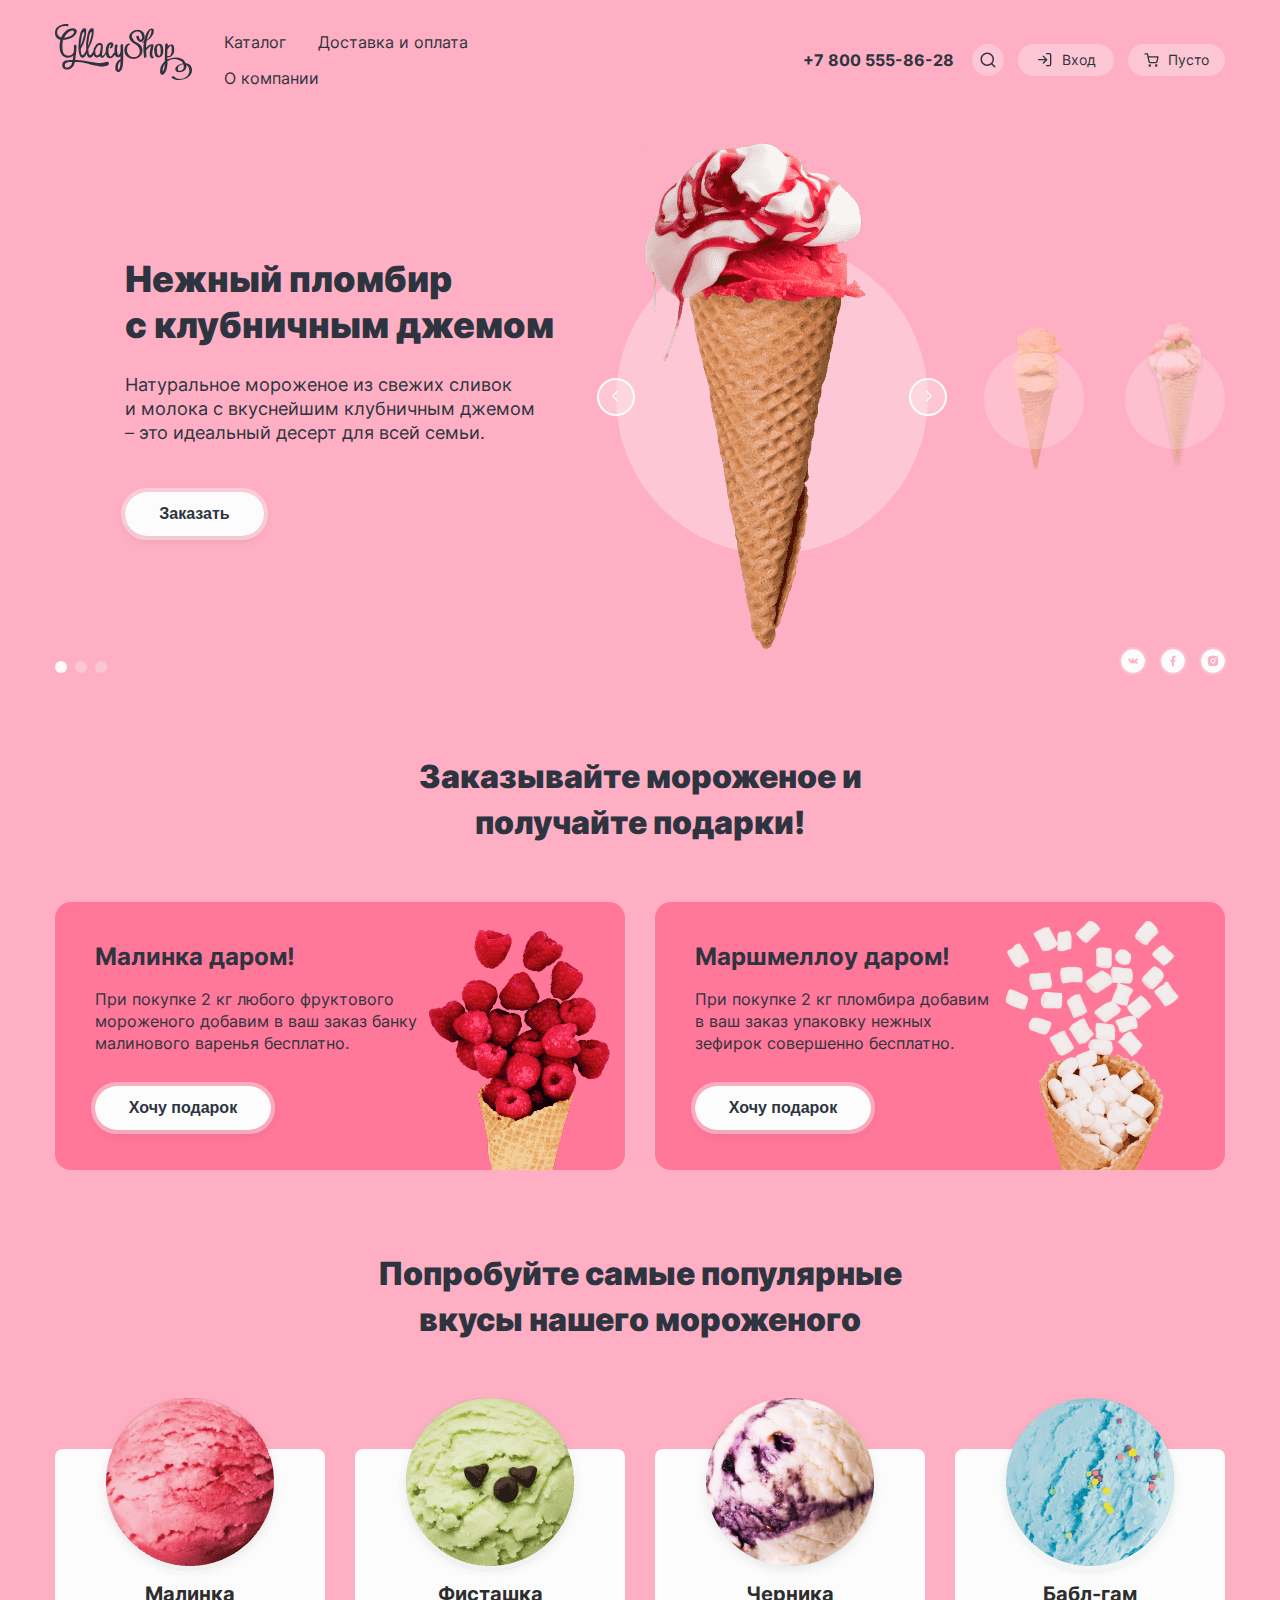
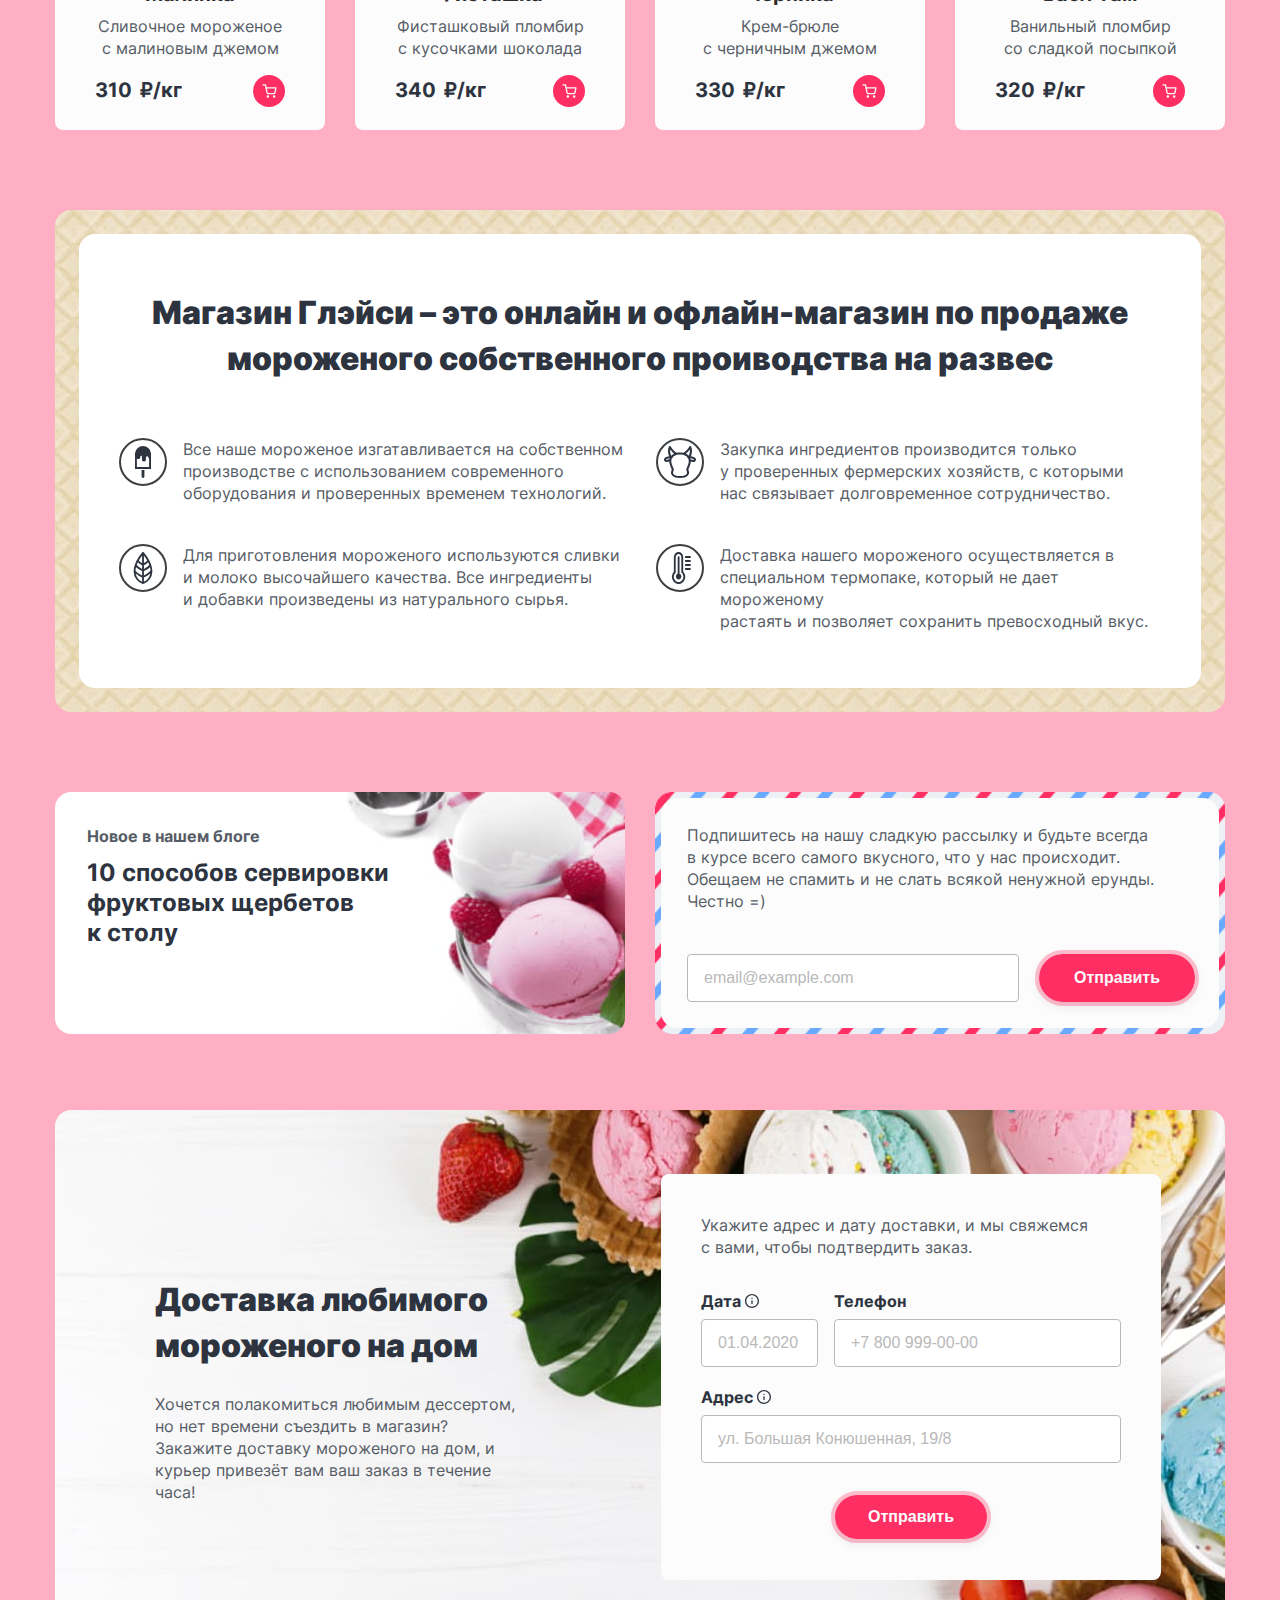
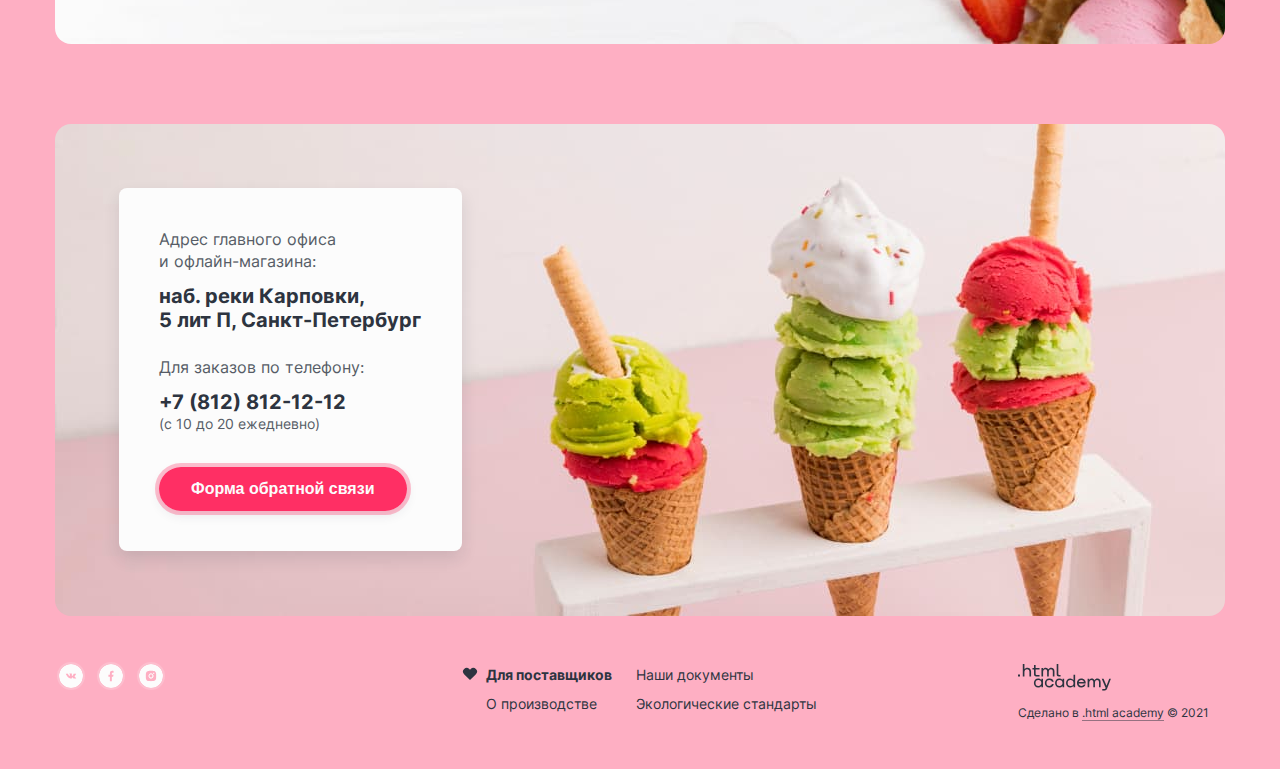
<file: index.html>
<!DOCTYPE html>
<html lang="ru">

<head>
  <meta charset="UTF-8">
  <meta http-equiv="X-UA-Compatible" content="IE=edge">
  <meta name="viewport" content="width=device-width, initial-scale=1.0">
  <title>HTML Academy: Глейси</title>
  <link rel="icon" type="img/png" sizes="32x32" href="./images/favicon.png">
  <link rel="stylesheet" href="styles/styles.css">
</head>

<body class="body-background-pink">
  <header class="page-header">
    <div class="container header-container">
      <a class="header-logo-link">
        <svg class="header-logo-image" width="137" height="56" fill="none" xmlns="http://www.w3.org/2000/svg" role="img"
          aria-label="Логотип магазина Глейси">
          <path
            d="M52.79 37.76a3.43 3.43 0 0 0-1.91.33s-2.68 2.26-15.89-.34c-9.71-1.92-14.76-1.72-14.76-1.72s1.63-11.24 1.18-14.38a.9.9 0 0 0-.3-.6.89.89 0 0 0-.63-.22c-.97 0-1.56.38-1.56.9a43 43 0 0 1-.22 6.36 5.38 5.38 0 0 1-5.5 3.53c-4.23-.3-5.12-3.37-5.5-5.47-.36-2.1-.58-7.94.53-10.33 0 0 6.38.22 10.39-3.23 4-3.45 3.75-6.44 1.86-7.71-1.9-1.28-6.34-1.06-9.75 2.09a17.41 17.41 0 0 0-4.53 6.3s-5-1.09-3.86-6.37c1.22-5.52 8.69-4.87 8.69-4.87 1.56.3 1.63.45 2.15-.08.51-.52.89-1.87-1.56-1.95C9.17-.08 1.82 1.15.42 6.07c-1.5 5.24 1.27 8.99 5 9.57 0 0-2.04 9.08.48 13.58a7.97 7.97 0 0 0 7.66 4.42c1.47 0 4.07-.83 4.8-2.02 0 0-.34 3.22-.63 4.38 0 0-6.18-.08-8.12.9-3.28 1.76-2.6 5.86-1.33 7.32 1.07 1.24 4.28 1.91 6.6.8a8.87 8.87 0 0 0 4.95-6.91 35 35 0 0 1 11.15 1.22c5.5 1.65 13.15 3.2 15.44 3.2 2.3 0 7.13-.67 7.42-2.6.16-1.27-.31-1.94-1.05-2.17ZM14.12 7.72s2.92-2.25 4.32-.85a1.94 1.94 0 0 1 .08 2.54c-.59.77-2.14 3.21-9.5 4.43 0 0 2.32-4.1 5.1-6.12Zm.24 34.97s-4.03 2.22-4.45-.79a2.86 2.86 0 0 1 1.46-3.24c.7-.35 1.66-.8 5.86-.64a5.72 5.72 0 0 1-2.87 4.67Z"
            fill="#2D3440" />
          <path
            d="M65.51 21.33v6.19c-.07.82-.33 1.6-.76 2.28a5 5 0 0 1-1.05 1.32c-.47.42-.79-.5-.96-.9-1.24-2.61-.64-6.12-.16-8.86.22-1.31-2.42-.97-2.62.2a26.7 26.7 0 0 0-.5 7.1 1.65 1.65 0 0 0-1.18.67c-.46.98-1.79 4.23-3.41 2.93-1.18-.9-1.3-3.37-1.43-4.74a14 14 0 0 1 .73-5.63c-.05.15 1.02-2.54 1.49-1.54a3.3 3.3 0 0 1-.55 2.82c-1.4 1.06.78 1.5 1.62.85 1.6-1.21 2.68-5.13-.06-5.6-3.09-.52-4.84 2.63-5.5 5.13a16.5 16.5 0 0 0-.44 4.38c-.42.76-1.87 3.18-2.71 3.6-1 .52-.98-.2-.95-.68.04-.46.48-4.63.73-7.43a5.23 5.23 0 0 0-.45-3.28c-.38-.78-3.56-2.54-6.36.75a10.75 10.75 0 0 0-2.74 6.3 34 34 0 0 1-.63 1.22c-1.34 2.47-3.02 3.51-3.62 1.8-.6-1.8-.82-3.69-.66-5.57a34.78 34.78 0 0 0 4.5-10.56c1.34-5.99 1.09-8.96.37-9.47-.73-.5-3.79-1.74-5.63 5.62a48.41 48.41 0 0 0-1.42 16.08c-.28.6-.64 1.34-1.1 2.18-1.33 2.47-3 3.51-3.6 1.8-.6-1.8-.81-3.69-.64-5.57a34.78 34.78 0 0 0 4.5-10.56c1.39-6.07 1.11-9.04.39-9.55-.72-.5-3.79-1.74-5.62 5.62s-2.2 15.4-.45 20.79c0 0 .97 3.03 2.77 2.8 1.48-.18 3.25-1.65 4.3-4.4.11.54.26 1.07.43 1.6 0 0 .96 3.03 2.76 2.8 1.22-.14 2.67-1.18 3.69-3.07.63 1.65 2 3 3.75 2.7 2.37-.43 2.86-1.73 2.86-1.73s-.04 2.14 1.48 2.14c1.36 0 2.43-.8 3.5-2.84l.7-1.34c.3 1.94 1.1 3.65 2.67 4.35 2.67 1.16 5-1.06 6.37-3.25a3.88 3.88 0 0 0 2.2 2.36 3.3 3.3 0 0 0 3.36-.84v3.16c-.49-.02-.97.11-1.38.38a10.52 10.52 0 0 0-3.73 9.46 2.92 2.92 0 0 0 1.47 2.3 2.86 2.86 0 0 0 2.72.04c2.76-1.2 3.18-5.39 3.41-7.94.56-6.14.13-12.53.13-18.69 0-1.13-2.59-.6-2.59.32ZM26.93 11.27c.62-2.39 1.19-3.34 1.78-3.34.6 0 .83.64.41 2.7-.77 3.95-2 7.8-3.64 11.46 0 0 .84-8.43 1.45-10.82Zm7.5 0c.61-2.39 1.18-3.34 1.74-3.34.55 0 .83.64.41 2.7-.41 2.06-1.78 7.75-3.64 11.46 0 0 .9-8.43 1.49-10.82Zm11.45 11.2c-.07.53-.4 3.86-.89 5.66-.48 1.8-.81 2.44-2.25 3.06-1.44.62-2.17-1.28-2.17-1.28-1.03-2.88.34-5.4 1.48-7.12 1.14-1.73 2.3-1.88 2.95-1.8a1.2 1.2 0 0 1 .9 1c.03.17.02.33-.02.49Zm19.56 16.19a16.4 16.4 0 0 1-1.4 7.02c-.63.12-.9-.11-1.1-1.12a9.73 9.73 0 0 1 0-2.92 8.11 8.11 0 0 1 2.47-4.63c.04.57.04 1.12.03 1.65Zm16.74-19.87a9.6 9.6 0 0 1-5.08-5.4c-1.14-3.43 2.6-5.96 5.58-5.8 2.98.14 4.58 3.25 4.45 6.02-.05.98-.66 3.2-1.87 2.04a5.74 5.74 0 0 1-1.39-3.26c-.17-1.09-2.76-.44-2.58.7.52 3.3 4.03 6.91 7.04 3.47A6.63 6.63 0 0 0 86 6.46a9.04 9.04 0 0 0-11.15 3.9c-2.43 4.36 2.44 8.62 5.9 10.17 5.55 3 5.75 12.63-1.62 12.7a7.38 7.38 0 0 1-6.85-5.05c-.5-1.5-.25-6.78 1.78-7.19 1.61-.31 1.18-1.8-.4-1.52-3.3.65-4.52 4.96-4.2 7.97.52 4.8 4.97 7.49 9.46 7.45a8.47 8.47 0 0 0 5.5-1.83 8.61 8.61 0 0 0 3.08-4.96 8.47 8.47 0 0 0-1-5.62c-.96-1.7-2.5-3-4.32-3.69Z"
            fill="#2D3440" />
          <path
            d="M98.73 33.07c-2.54-1.4-1.09-6.8-.7-8.88.24-1.34 1.37-3.4-.44-3.86-2.13-.52-4.66 1.52-6.49 3.47 0-2.25.17-4.5.5-6.73a13.94 13.94 0 0 0 6.39-6.64c1.16-2.34 1.72-7.19-2.2-5.77-3.55 1.26-4.77 5.4-5.89 8.71-.42 1.28-.74 2.6-.97 3.93a14 14 0 0 1-1.08.4c-1.48.46-1.29 1.26.2.8l.73-.24c-.71 5.04-.23 10.33.22 15.28 0 .49 2.67 0 2.58-.7-.2-2.21-.37-4.42-.44-6.62.22-.06.4-.18.56-.35a20.15 20.15 0 0 1 3.56-3.53l.41-.3c.6-.48.71-.49.34 0-.14.85-.32 1.7-.55 2.54-.5 2.7-1.9 7.99 1.2 9.69.66.34 3.06-.67 2.07-1.2ZM92.95 11.4c.27-.8.64-1.59.98-2.36.42-.97 1.54-4.29 2.35-2.7.65 1.27-.38 3.34-.83 4.56a10.68 10.68 0 0 1-3.56 4.76c.26-1.44.61-2.86 1.06-4.26Z"
            fill="#2D3440" />
          <path
            d="M108.3 26.77c0-2.95-.33-6.75-3.83-7.06-3.84-.35-5.34 3.7-5.4 6.73a.53.53 0 0 0 .32.51c0 2.83.67 6.53 4.01 6.47 3.72-.06 4.9-3.34 4.9-6.65Zm-4.45 4.93c-2.18-.9-1.98-4.68-1.84-6.51a.49.49 0 0 0-.21-.48c.27-1.8.96-4.49 2.55-3.15 1.26 1.1 1.29 3.73 1.35 5.25.05 1.06-.08 5.55-1.84 4.89h-.01Zm32.5 11.3c-1-2.6-3.2-3.6-5.6-3.7a10.1 10.1 0 0 0-1.01-1.88c-3.48-5.2-11.75-4.49-17.35-1.8 0-.81-.08-1.63-.11-2.45a6.46 6.46 0 0 0 5.8-2.7c1.48-2.14 1.27-5.95.68-8.36-.55-2.27-2.74-1.86-4.39-1.1-.6.28-1.16.66-1.66 1.12 0-.6.1-1.2.15-1.8.1-1.38-2.53-1.03-2.62.2-.41 5.56-.27 11.1-.4 16.66a13.26 13.26 0 0 0-4.77 10.87c0 2.04 1.72 3.6 3.56 2.14 2.57-2 3.36-5.96 3.71-9 .15-1.34.2-2.7.14-4.06a12.38 12.38 0 0 1 13.54-.1 6.23 6.23 0 0 1 2.02 2.43c-1.42.26-2.8.7-4.11 1.33-1.53.74-3.79 2.48-3.68 4.44a2.71 2.71 0 0 0 2.04 2.7.8.8 0 0 0 .25.07c5.47.9 9.54-2.36 8.76-6.95 2.67 1.46 3.66 4.86 2.71 7.78-2.13 6.56-10.32 8.03-15.09 3.64-.52-.47-2.84.52-2.43.9 6.9 6.35 24.06.48 19.86-10.38Zm-26.66-1.6a14.05 14.05 0 0 1-1.02 4.63c-.22.5-.46.97-.72 1.43 0 0-.23.06-.28-.64 0-2.52.72-4.99 2.09-7.1l-.07 1.69Zm2.78-16.05a.7.7 0 0 0 .14-.15 12.8 12.8 0 0 1 1.69-2.26c.47-.53 1-1 1.61-1.36.29.14.58.9.69 1.91.27 2.5.39 9.08-3.51 8.46-.3-.01-.6.04-.9.15 0-2.28.12-4.51.28-6.75Zm11.65 21.34h-.05c-1.5-.36-1.34-1.8-1.14-2.77.43-2.27 3.18-3.5 5.44-3.6 1.15 3.24.26 7.12-4.25 6.37Z"
            fill="#2D3440" />
        </svg>
      </a>
      <nav class="navigation">
        <ul class="navigation-list">
          <li class="navigation-item">
            <!-- при открытии поповера добавить класс menu-link-popover к <a> -->
            <a class="navigation-link " href="catalog.html">Каталог</a>
            <!-- добавить класс popover-open к <div> для открытия поповера -->
            <div class="popover popover-catalog">
              <div class="popover-content">
                <ul class="popover-catalog-list">
                  <li class="popover-catalog-item">
                    <a class="popover-catalog-link popover-catalog-link-new" href="#">Новинки</a>
                  </li>
                  <li class="popover-catalog-item">
                    <a class="popover-catalog-link" href="#">Сливочное</a>
                  </li>
                  <li class="popover-catalog-item">
                    <a class="popover-catalog-link popover-link-selected" href="#">Щербеты</a>
                  </li>
                  <li class="popover-catalog-item">
                    <a class="popover-catalog-link" href="#">Фруктовый лед</a>
                  </li>
                  <li class="popover-catalog-item">
                    <a class="popover-catalog-link" href="#">Мелорин</a>
                  </li>
                </ul>
              </div>
            </div>
          </li>
          <li class="navigation-item">
            <a class="navigation-link" href="#">Доставка и оплата</a>
          </li>
          <li class="navigation-item">
            <a class="navigation-link" href="#">О компании</a>
          </li>
        </ul>
      </nav>
      <a class="header-phone-link" href="tel:78005558628">+7 800 555-86-28</a>
      <ul class="menu-user-list">
        <li class="menu-user-item">
          <!-- при открытии поповера добавить класс menu-link-popover к <a> -->
          <a class="menu-user-link menu-user-search" href="#">
            <span class="visually-hidden">Поиск</span>
          </a>
          <!-- добавить класс popover-open к <div> для открытия поповера -->
          <div class="popover popover-search">
            <form class="popover-search-form" action="https://echo.htmlacademy.ru/" method="get">
              <label class="visually-hidden popover-search-label">Поиск по сайту</label>
              <input class="popover-search-input" type="text" name="popover-search" placeholder="Поиск по сайту">
              <button class="popover-search-button-clean" type="button">
                <span class="visually-hidden">Закрыть</span>
              </button>
            </form>
          </div>
        </li>
        <li class="menu-user-item">
          <!-- при открытии поповера добавить класс menu-link-popover к <a> -->
          <a class="menu-user-link menu-user-login" href="#">Вход</a>
          <!-- добавить класс popover-open к <div> для открытия поповера -->
          <div class="popover popover-login">
            <div class="popover-content-cart">
              <form class="popover-login-form" action="https://echo.htmlacademy.ru/" method="post">
                <h2 class="popover-login-title">Личный кабинет</h2>
                <label class="visually-hidden popover-login-label">Email</label>
                <input class="popover-login-email" type="email" name="popover-email" placeholder="email@example.com">
                <label class="visually-hidden popover-login-label">Введите пароль</label>
                <input class="popover-login-password" type="password" name="popover-password" value="123456"
                  placeholder="Введите пароль">
                <button class="button popover-button-login" type="submit">Войти</button>
                <div class="link-login-wrapper">
                  <a class="link-login" href="#">Забыли пароль?</a>
                  <a class="link-login link-login-reg" href="#">Регистрация</a>
                </div>
              </form>
            </div>
          </div>
        </li>
        <li class="menu-user-item">
          <!-- при открытии поповера добавить класс menu-link-popover к <a> -->
          <a class="menu-user-link menu-user-basket" href="#">
            <span class="visually-hidden">Корзина.</span>
            <svg class="basket-image" aria-hidden="true" focusable="false" width="15" height="14" fill="#2d3440"
              xmlns="http://www.w3.org/2000/svg">
              <path fill-rule="evenodd" clip-rule="evenodd"
                d="M1.17.25a.67.67 0 1 0 0 1.33h1.77l.47 2.34v.05l.97 4.84a1.83 1.83 0 0 0 1.82 1.46h5.62a1.83 1.83 0 0 0 1.82-1.46V8.8l.93-4.86a.67.67 0 0 0-.66-.8h-9.3L4.14.8a.67.67 0 0 0-.66-.54H1.17Zm4.52 8.3-.81-4.07h8.23l-.78 4.07a.5.5 0 0 1-.49.4H6.18a.5.5 0 0 1-.49-.4ZM4.56 12.5a1.25 1.25 0 1 1 2.49 0 1.25 1.25 0 0 1-2.5 0Zm6.37 0a1.25 1.25 0 1 1 2.5 0 1.25 1.25 0 0 1-2.5 0Z" />
            </svg>
            <span>Пусто</span>
          </a>
          <!-- добавить класс popover-open к <div> для открытия поповера -->
          <div class="popover popover-cart">
            <div class="popover-content-cart">
              <h2 class="popover-content-cart-title">Ваша корзина пока пуста</h2>
            </div>
          </div>
        </li>
      </ul>
    </div>
  </header>
  <main class="main-index">
    <div class="container">
      <h1 class="visually-hidden">Главная страница магазина Gllacy Shop.</h1>
      <section class="slider">
        <h2 class="visually-hidden">Слайды с мороженным</h2>
        <!-- Добавьте класс slider-wrapper-close для сокрытия этого слайда -->
        <div class="slider-wrapper">
          <div class="slider-wrapper-text">
            <h3 class="slider-subtitle">
              Нежный пломбир с&nbsp;клубничным джемом
            </h3>
            <p class="slider-text">
              Натуральное мороженое из свежих сливок и&nbsp;молока с вкуснейшим
              клубничным джемом<br> – это идеальный десерт для всей семьи.
            </p>
            <button class="button slider-link-oder">Заказать</button>
          </div>
          <div class="slider-wrapper-image">
            <button class="slider-button slider-button-prev">
              <span class="visually-hidden">Предыдущая картинка</span>
              <svg aria-hidden="true" focusable="false" width="16" height="16" viewBox="0 0 16 16" fill="#fcfcfc"
                xmlns="http://www.w3.org/2000/svg">
                <path fill-rule="evenodd" clip-rule="evenodd"
                  d="M9.8033 3.8051a.665.665 0 1 0-.9405-.9404l-4.668 4.668a.665.665 0 0 0-.0026.938l.0035.0035 4.6681 4.6681a.665.665 0 1 0 .9405-.9405L5.6054 8.003l4.1978-4.1979Z" />
              </svg>
            </button>
            <button class="slider-button slider-button-next">
              <span class="visually-hidden">Следующая картинка</span>
              <svg aria-hidden="true" focusable="false" width="16" height="16" viewBox="0 0 16 16" fill="#fcfcfc"
                xmlns="http://www.w3.org/2000/svg">
                <path fill-rule="evenodd" clip-rule="evenodd"
                  d="M9.8033 3.8051a.665.665 0 1 0-.9405-.9404l-4.668 4.668a.665.665 0 0 0-.0026.938l.0035.0035 4.6681 4.6681a.665.665 0 1 0 .9405-.9405L5.6054 8.003l4.1978-4.1979Z" />
              </svg>
            </button>
            <ul class="slider-list">
              <li class="slider-item slider-big">
                <img src="./images/slider-strawberry-big.png"
                  alt="Вафельный рожок с шариком мороженного с клубничным джемом." width="306" height="507">
              </li>
              <li class="slider-item slider-smoll-1">
                <img src="./images/slider-banana-smoll.png"
                  alt="Вафельный рожок с шариком мороженного со вкусом банана." width="66" height="150">
              </li>
              <li class="slider-item slider-smoll-2">
                <img src="./images/slider-marshmallow-smoll.png"
                  alt="Вафельный рожок с шариком карамельного мороженного с маршмеллоу." width="66" height="150">
              </li>
            </ul>
          </div>
        </div>
        <!-- Удалите класс slider-wrapper-close и добавте класс background-blue к <body> чтобы увидеть слайд -->
        <div class="slider-wrapper slider-wrapper-close">
          <div class="slider-wrapper-text">
            <h3 class="slider-subtitle">
              Сливочное мороженое со вкусом банана
            </h3>
            <p class="slider-text">
              Сливочное мороженое с ярким банановым вкусом подарит вам
              свежесть и наслаждение даже в самый жаркий летний день.
            </p>
            <button class="button slider-link-oder">Заказать</button>
          </div>
          <div class="slider-wrapper-image slider-wrapper-close">
            <button class="slider-button slider-button-prev">
              <span class="visually-hidden">Предыдущая картинка</span>
              <svg aria-hidden="true" focusable="false" width="16" height="16" viewBox="0 0 16 16" fill="#fcfcfc"
                xmlns="http://www.w3.org/2000/svg">
                <path fill-rule="evenodd" clip-rule="evenodd"
                  d="M9.8033 3.8051a.665.665 0 1 0-.9405-.9404l-4.668 4.668a.665.665 0 0 0-.0026.938l.0035.0035 4.6681 4.6681a.665.665 0 1 0 .9405-.9405L5.6054 8.003l4.1978-4.1979Z" />
              </svg>
            </button>
            <button class="slider-button slider-button-next">
              <span class="visually-hidden">Следующая картинка</span>
              <svg aria-hidden="true" focusable="false" width="16" height="16" viewBox="0 0 16 16" fill="#fcfcfc"
                xmlns="http://www.w3.org/2000/svg">
                <path fill-rule="evenodd" clip-rule="evenodd"
                  d="M9.8033 3.8051a.665.665 0 1 0-.9405-.9404l-4.668 4.668a.665.665 0 0 0-.0026.938l.0035.0035 4.6681 4.6681a.665.665 0 1 0 .9405-.9405L5.6054 8.003l4.1978-4.1979Z" />
              </svg>
            </button>
            <ul class="slider-list">
              <li class="slider-item slider-big">
                <img src="./images/slider-banana-big.png" alt="Вафельный рожок с шариком мороженного со вкусом банана."
                  width="306" height="507">
              </li>
              <li class="slider-item slider-smoll-1">
                <img src="./images/slider-marshmallow-smoll.png"
                  alt="Вафельный рожок с шариком карамельного мороженного с маршмеллоу." width="66" height="150">
              </li>
              <li class="slider-item slider-smoll-2">
                <img src="./images/slider-strawberry-smoll.png"
                  alt="Вафельный рожок с шариком мороженного с клубничным джемом." width="66" height="150">
              </li>
            </ul>
          </div>
        </div>
        <!-- Удалите класс slider-wrapper-close и добавте класс background-yellow к <body> чтобы увидеть слайд -->
        <div class="slider-wrapper slider-wrapper-close">
          <div class="slider-wrapper-text">
            <h3 class="slider-subtitle">Карамельный пломбир с маршмеллоу</h3>
            <p class="slider-text">
              Необычный сладкий десерт с карамельный топпингом и кусочками
              зефира завоюет сердца сладкоежек всех возрастов.
            </p>
            <button class="button slider-link-oder">Заказать</button>
          </div>
          <div class="slider-wrapper-image">
            <button class="slider-button slider-button-prev">
              <span class="visually-hidden">Предыдущая картинка</span>
              <svg aria-hidden="true" focusable="false" width="16" height="16" viewBox="0 0 16 16" fill="#fcfcfc"
                xmlns="http://www.w3.org/2000/svg">
                <path fill-rule="evenodd" clip-rule="evenodd"
                  d="M9.8033 3.8051a.665.665 0 1 0-.9405-.9404l-4.668 4.668a.665.665 0 0 0-.0026.938l.0035.0035 4.6681 4.6681a.665.665 0 1 0 .9405-.9405L5.6054 8.003l4.1978-4.1979Z" />
              </svg>
            </button>
            <button class="slider-button slider-button-next">
              <span class="visually-hidden">Следующая картинка</span>
              <svg aria-hidden="true" focusable="false" width="16" height="16" viewBox="0 0 16 16" fill="#fcfcfc"
                xmlns="http://www.w3.org/2000/svg">
                <path fill-rule="evenodd" clip-rule="evenodd"
                  d="M9.8033 3.8051a.665.665 0 1 0-.9405-.9404l-4.668 4.668a.665.665 0 0 0-.0026.938l.0035.0035 4.6681 4.6681a.665.665 0 1 0 .9405-.9405L5.6054 8.003l4.1978-4.1979Z" />
              </svg>
            </button>
            <ul class="slider-list">
              <li class="slider-item slider-big">
                <img src="./images/slider-zefir-big.png"
                  alt="Вафельный рожок с шариком карамельного мороженного с маршмеллоу." width="306" height="507">
              </li>
              <li class="slider-item slider-smoll-1">
                <img src="./images/slider-klubnika-smoll.png"
                  alt="Вафельный рожок с шариком мороженного со клубничным джемом." width="66" height="150">
              </li>
              <li class="slider-item slider-smoll-2">
                <img src="./images/slider-banan-smoll.png" alt="Вафельный рожок с шариком мороженного со вкусом банана."
                  width="66" height="150">
              </li>
            </ul>
          </div>
        </div>
        <div class="slider-pagination">
          <ul class="slider-pagination-list">
            <li class="slider-pagination-item">
              <a class="slider-pagination-link slider-pagination-link-current" href="#">
                <span class="visually-hidden">Первая картинка</span>
              </a>
            </li>
            <li class="slider-pagination-item">
              <a class="slider-pagination-link" href="#">
                <span class="visually-hidden">Вторая картинка</span>
              </a>
            </li>
            <li class="slider-pagination-item">
              <a class="slider-pagination-link" href="#">
                <span class="visually-hidden">Третья картинка</span>
              </a>
            </li>
          </ul>
          <ul class="social-list">
            <li class="social-item">
              <a class="social-link social-vk " href="https://vk.com/htmlacademy">
                <span class="visually-hidden">Ссылка на страницу Вконтакте</span>
              </a>
            </li>
            <li class="social-item">
              <a class="social-link social-fb" href="https://www.facebook.com/htmlacademy">
                <span class="visually-hidden">Ссылка на страницу Фейсбук</span>
              </a>
            </li>
            <li class="social-item">
              <a class="social-link social-instagram" href="https://www.instagram.com/htmlacademy/">
                <span class="visually-hidden">Ссылка на страницу Инстаграм</span>
              </a>
            </li>
          </ul>
        </div>
      </section>
      <section class="present">
        <h2 class="present-title">Заказывайте мороженое и получайте подарки!</h2>
        <div class="present-box-general">
          <div class="present-box-1">
            <div class="present-box-discription">
              <h3 class="present-subtitle">Малинка даром!</h3>
              <p class="present-text">При покупке 2 кг любого фруктового мороженого добавим в ваш заказ банку
                малинового варенья бесплатно.</p>
              <button class="button present-button-oder">Хочу подарок</button>
            </div>
            <div class="present-box-image">
              <img class="present-image-malina" src="images/present-raspberries.png" width="181" height="240"
                alt="Вафельный рожок с малиной">
            </div>
          </div>
          <div class="present-box-2">
            <div class="present-box-discription">
              <h3 class="present-subtitle">Маршмеллоу даром!</h3>
              <p class="present-text">При покупке 2 кг пломбира добавим в&nbsp;ваш заказ упаковку нежных
                зефирок&nbsp;совершенно бесплатно.</p>
              <button class="button present-button-oder">Хочу подарок</button>
            </div>
            <div class="present-box-image">
              <img class="present-image-zefir" src="images/present-marshmallow.png" width="232" height="249"
                alt="Вафельный рожок с маршмеллоу">
            </div>
          </div>
        </div>
      </section>
      <section class="ice-cards">
        <h2 class="ice-cards-title">
          Попробуйте самые популярные вкусы нашего мороженого
        </h2>
        <ul class="ice-cards-list ">
          <li class="ice-cards-item">
            <img class="ice-cards-image" src="images/catalog/raspberries.png" width="270" height="184"
              alt="мороженное со вкусом малины">
            <div class="fon">
              <h3 class="ice-cards-subtitle"><a href="#">Малинка</a></h3>
              <p class="ice-cards-text">Сливочное мороженое с малиновым джемом</p>
              <p class="ice-cards-price">310 ₽/кг</p>
              <a class="ice-cards-link" href="#">
                <span class="visually-hidden">Корзина</span>
                <svg aria-hidden="true" focusable="false" width="15" height="14" fill="none"
                  xmlns="http://www.w3.org/2000/svg">
                  <path fill-rule="evenodd" clip-rule="evenodd"
                    d="M1.17.25a.67.67 0 1 0 0 1.33h1.77l.47 2.34v.05l.97 4.84a1.83 1.83 0 0 0 1.82 1.46h5.62a1.83 1.83 0 0 0 1.82-1.46V8.8l.93-4.86a.67.67 0 0 0-.66-.8h-9.3L4.14.8a.67.67 0 0 0-.66-.54H1.17Zm4.52 8.3-.81-4.07h8.23l-.78 4.07a.5.5 0 0 1-.49.4H6.18a.5.5 0 0 1-.49-.4ZM4.56 12.5a1.25 1.25 0 1 1 2.49 0 1.25 1.25 0 0 1-2.5 0Zm6.37 0a1.25 1.25 0 1 1 2.5 0 1.25 1.25 0 0 1-2.5 0Z"
                    fill="#FCFCFC" />
                </svg>
              </a>
            </div>
          </li>
          <li class="ice-cards-item">
            <img class="ice-cards-image" src="images/catalog/pistachio.png" width="270" height="184"
              alt="мороженное со вкусом фисташки">
            <div class="fon">
              <h3 class="ice-cards-subtitle"><a href="#">Фисташка</a></h3>
              <p class="ice-cards-text">
                Фисташковый пломбир с кусочками шоколада
              </p>
              <p class="ice-cards-price">340 ₽/кг</p>
              <a class="ice-cards-link" href="#">
                <span class="visually-hidden">Корзина</span>
                <svg aria-hidden="true" focusable="false" width="15" height="14" fill="none"
                  xmlns="http://www.w3.org/2000/svg">
                  <path fill-rule="evenodd" clip-rule="evenodd"
                    d="M1.17.25a.67.67 0 1 0 0 1.33h1.77l.47 2.34v.05l.97 4.84a1.83 1.83 0 0 0 1.82 1.46h5.62a1.83 1.83 0 0 0 1.82-1.46V8.8l.93-4.86a.67.67 0 0 0-.66-.8h-9.3L4.14.8a.67.67 0 0 0-.66-.54H1.17Zm4.52 8.3-.81-4.07h8.23l-.78 4.07a.5.5 0 0 1-.49.4H6.18a.5.5 0 0 1-.49-.4ZM4.56 12.5a1.25 1.25 0 1 1 2.49 0 1.25 1.25 0 0 1-2.5 0Zm6.37 0a1.25 1.25 0 1 1 2.5 0 1.25 1.25 0 0 1-2.5 0Z"
                    fill="#FCFCFC" />
                </svg>
              </a>
            </div>
          </li>
          <li class="ice-cards-item">
            <img class="ice-cards-image" src="images/catalog/blueberry.png" width="270" height="184"
              alt="мороженное со вкусом черники">
            <div class="fon">
              <h3 class="ice-cards-subtitle"><a href="#">Черника</a></h3>
              <p class="ice-cards-text">Крем-брюле с&nbsp;черничным джемом</p>
              <p class="ice-cards-price">330 ₽/кг</p>
              <a class="ice-cards-link" href="#">
                <span class="visually-hidden">Корзина</span>
                <svg aria-hidden="true" focusable="false" width="15" height="14" fill="none"
                  xmlns="http://www.w3.org/2000/svg">
                  <path fill-rule="evenodd" clip-rule="evenodd"
                    d="M1.17.25a.67.67 0 1 0 0 1.33h1.77l.47 2.34v.05l.97 4.84a1.83 1.83 0 0 0 1.82 1.46h5.62a1.83 1.83 0 0 0 1.82-1.46V8.8l.93-4.86a.67.67 0 0 0-.66-.8h-9.3L4.14.8a.67.67 0 0 0-.66-.54H1.17Zm4.52 8.3-.81-4.07h8.23l-.78 4.07a.5.5 0 0 1-.49.4H6.18a.5.5 0 0 1-.49-.4ZM4.56 12.5a1.25 1.25 0 1 1 2.49 0 1.25 1.25 0 0 1-2.5 0Zm6.37 0a1.25 1.25 0 1 1 2.5 0 1.25 1.25 0 0 1-2.5 0Z"
                    fill="#FCFCFC" />
                </svg>
              </a>
            </div>
          </li>
          <li class="ice-cards-item">
            <img class="ice-cards-image" src="images/catalog/buble-gum.png" width="270" height="184"
              alt="мороженное со вкусом бабл-гам">
            <div class="fon">
              <h3 class="ice-cards-subtitle"><a href="#">Бабл-гам</a></h3>
              <p class="ice-cards-text">Ванильный пломбир со&nbsp;сладкой посыпкой</p>
              <p class="ice-cards-price">320 ₽/кг</p>
              <a class="ice-cards-link" href="#">
                <span class="visually-hidden">корзина</span>
                <svg aria-hidden="true" focusable="false" width="15" height="14" fill="none"
                  xmlns="http://www.w3.org/2000/svg">
                  <path fill-rule="evenodd" clip-rule="evenodd"
                    d="M1.17.25a.67.67 0 1 0 0 1.33h1.77l.47 2.34v.05l.97 4.84a1.83 1.83 0 0 0 1.82 1.46h5.62a1.83 1.83 0 0 0 1.82-1.46V8.8l.93-4.86a.67.67 0 0 0-.66-.8h-9.3L4.14.8a.67.67 0 0 0-.66-.54H1.17Zm4.52 8.3-.81-4.07h8.23l-.78 4.07a.5.5 0 0 1-.49.4H6.18a.5.5 0 0 1-.49-.4ZM4.56 12.5a1.25 1.25 0 1 1 2.49 0 1.25 1.25 0 0 1-2.5 0Zm6.37 0a1.25 1.25 0 1 1 2.5 0 1.25 1.25 0 0 1-2.5 0Z"
                    fill="#FCFCFC" />
                </svg>
              </a>
            </div>
          </li>
        </ul>
      </section>
      <section class="advantages">
        <div class="advantages-box">
          <h2 class="advantages-subtitle">
            Магазин Глэйси – это онлайн и офлайн-магазин по продаже мороженого
            собственного проиводства на развес
          </h2>
          <ul class="advantages-list">
            <li class="advantages-item advantages-decor-ice">
              <p class="advantages-description">
                Все наше мороженое изгатавливается на собственном производстве с
                использованием современного оборудования&nbsp;и проверенных временем
                технологий.
              </p>
            </li>
            <li class="advantages-item advantages-decor-cow">
              <p class="advantages-description">
                Закупка ингредиентов производится только<br> у проверенных фермерских
                хозяйств, с которыми<br> нас связывает долговременное сотрудничество.
              </p>
            </li>
            <li class="advantages-item advantages-decor-leaf">
              <p class="advantages-description">
                Для приготовления мороженого используются сливки<br> и молоко
                высочайшего качества. Все ингредиенты<br> и добавки произведены из
                натурального сырья.
              </p>
            </li>
            <li class="advantages-item advantages-decor-thermometr">
              <p class="advantages-description">
                Доставка нашего мороженого осуществляется в<br> специальном термопаке,
                который не дает мороженому<br> растаять и позволяет сохранить
                превосходный вкус.
              </p>
            </li>
          </ul>
        </div>
      </section>
      <div class="news-subscribe-box">
        <article class="news-blog">
          <h2 class="news-blog-title">Новое в нашем блоге</h2>
          <a class="news-blog-link" href="#">
            <h3 class="news-blog-subtitle">
              10 способов сервировки фруктовых щербетов к&nbsp;столу
            </h3>
          </a>
        </article>
        <section class="subscribe">
          <h2 class="visually-hidden">Подписка на новости.</h2>
          <div class="subscribe-box">
            <form class="subscribe-form" action="https://echo.htmlacademy.ru/" method="POST">
              <p class="subscribe-text">
                Подпишитесь на нашу сладкую рассылку и будьте всегда в&nbsp;курсе всего
                самого вкусного, что у нас происходит. Обещаем не спамить и не слать
                всякой ненужной ерунды. Честно =)
              </p>
              <p class="subscribe-form-email">
                <label class="visually-hidden" for="user-email">E-mail.</label>
                <input type="email" name="user-email" id="user-email" placeholder="email@example.com" required>
              </p>
              <button class="button subscribe-button-submit" type="submit">Отправить</button>
            </form>
          </div>
        </section>
      </div>
      <section class="delivery">
        <div class="delivery-text-wrapper">
          <h2 class="delivery-title">Доставка любимого мороженого на дом</h2>
          <p class="delivery-text">
            Хочется полакомиться любимым дессертом, но нет времени съездить в
            магазин? Закажите доставку мороженого на дом, и курьер привезёт вам ваш
            заказ в течение часа!
          </p>
        </div>
        <form class="delivery-form" action="https://echo.htmlacademy.ru/" method="post">
          <p class="delivery-text">
            Укажите адрес и дату доставки, и мы свяжемся с&nbsp;вами, чтобы
            подтвердить заказ.
          </p>
          <p class="field-group delivery-form-date">
            <span class="delivery-info-wrapper">
              <label for="delivery-date">Дата</label>
              <button class="delivery-info delivery-info-date" type="button">
                <span class="visually-hidden">Посмотреть дополнительную информацию.</span>
              </button>
            </span>
            <input type="text" name="delivery-date" id="delivery-date" placeholder="01.04.2020" required>
          </p>
          <p class="field-group delivery-form-tel">
            <span class="delivery-info-wrapper">
              <label for="user-tel">Телефон</label>
            </span>
            <input type="tel" name="user-tel" id="user-tel" placeholder="+7 800 999-00-00">
          </p>
          <p class="field-group delivery-form-address">
            <span class="delivery-info-wrapper">
              <label for="delivery-address">Адрес</label>
              <button class="delivery-info delivery-info-address" type="button">
                <span class="visually-hidden">Посмотреть дополнительную информацию.</span>
              </button>
            </span>
            <input type="text" name="delivery-address" id="delivery-address" placeholder="ул. Большая Конюшенная, 19/8"
              required>
          </p>
          <button class="button delivery-button-submit" type="submit">Отправить</button>
        </form>
      </section>
      <section class="contacts">
        <h2 class="visually-hidden">Наши контакты.</h2>
        <div class="contacts-box">
          <h3 class="contacts-subtitle">
            Адрес главного офиса<br> и офлайн-магазина:
          </h3>
          <address class="contacts-address-text">
            наб. реки Карповки, 5&nbsp;лит&nbsp;П, Санкт-Петербург
          </address>
          <h3 class="contacts-subtitle">Для заказов по телефону:</h3>
          <p class="contacts-phone">+7 (812) 812-12-12</p>
          <p class="contacts-schedule">(с 10 до 20 ежедневно)</p>
          <button class="button contacts-button-feedback" type="button">
            Форма обратной связи
          </button>
        </div>
      </section>
    </div>
  </main>
  <footer class="page-footer">
    <div class="container footer-container">
      <section class="social-footer">
        <h2 class="visually-hidden">Мы в социальных сетях.</h2>
        <ul class="social-list">
          <li class="social-item">
            <a class="social-link social-vk" href="https://vk.com/htmlacademy">
              <span class="visually-hidden">Вконтакте.</span>
            </a>
          </li>
          <li class="social-item">
            <a class="social-link social-fb" href="https://www.facebook.com/htmlacademy">
              <span class="visually-hidden">Фейсбук.</span>
            </a>
          </li>
          <li class="social-item">
            <a class="social-link social-instagram" href="https://www.instagram.com/htmlacademy/">
              <span class="visually-hidden">Инстаграм.</span>
            </a>
          </li>
        </ul>
      </section>
      <section class="documents-info">
        <h2 class="visually-hidden">Информация для клиентов.</h2>
        <ul class="documents-list">
          <li class="documents-item">
            <a class="documents-link documents-link-current" href="#">Для поставщиков</a>
          </li>
          <li class="documents-item">
            <a class="documents-link" href="#">Наши документы</a>
          </li>
          <li class="documents-item">
            <a class="documents-link" href="#">О производстве</a>
          </li>
          <li class="documents-item">
            <a class="documents-link" href="#">Экологические стандарты</a>
          </li>
        </ul>
      </section>
      <section class="about-site">
        <h2 class="visually-hidden">Сайт сделан html academy.</h2>
        <a class="logo-htmlacademy-link" href="https://htmlacademy.ru/">
          <img class="logo-htmlacademy-image" src="images/svg/logo_htmlacademy.svg" width="93" height="27"
            alt="логотип htmlacademy">
        </a>
        <p class="copyright-htmlacademy">Сделано в
          <a class="htmlacademy-link" href="https://htmlacademy.ru/">.html academy</a>
          © 2021
        </p>
      </section>
    </div>
  </footer>
  <!-- добавить класс modal-container-open для открытия модального окна -->
  <div class="modal-container">
    <div class="modal modal-auth">
      <button class="modal-close-button">
        <span class="visually-hidden">Закрыть</span>
      </button>
      <section class="modal-content">
        <h2 class="modal-content-title">Мы обязательно ответим вам!</h2>
        <form class="modal-content-form" action="https://echo.htmlacademy.ru/" method="post">
          <label class="visually-hidden" for="name">Имя и фамилия</label>
          <input class="input-auth-text" type="text" name="user-name" id="name" placeholder="Имя и фамилия" required>
          <label class="visually-hidden" for="email">Ваш почта</label>
          <input class="input-auth-email" type="email" name="user-email" id="email" placeholder="email@example.com"
            required>
          <textarea class="textarea-auth" cols="30" rows="40" placeholder="В свободной форме"></textarea>
          <button class="button modal-auth-button" type="submit">Отправить</button>
        </form>
      </section>
    </div>
  </div>
</body>

</html>
</file>
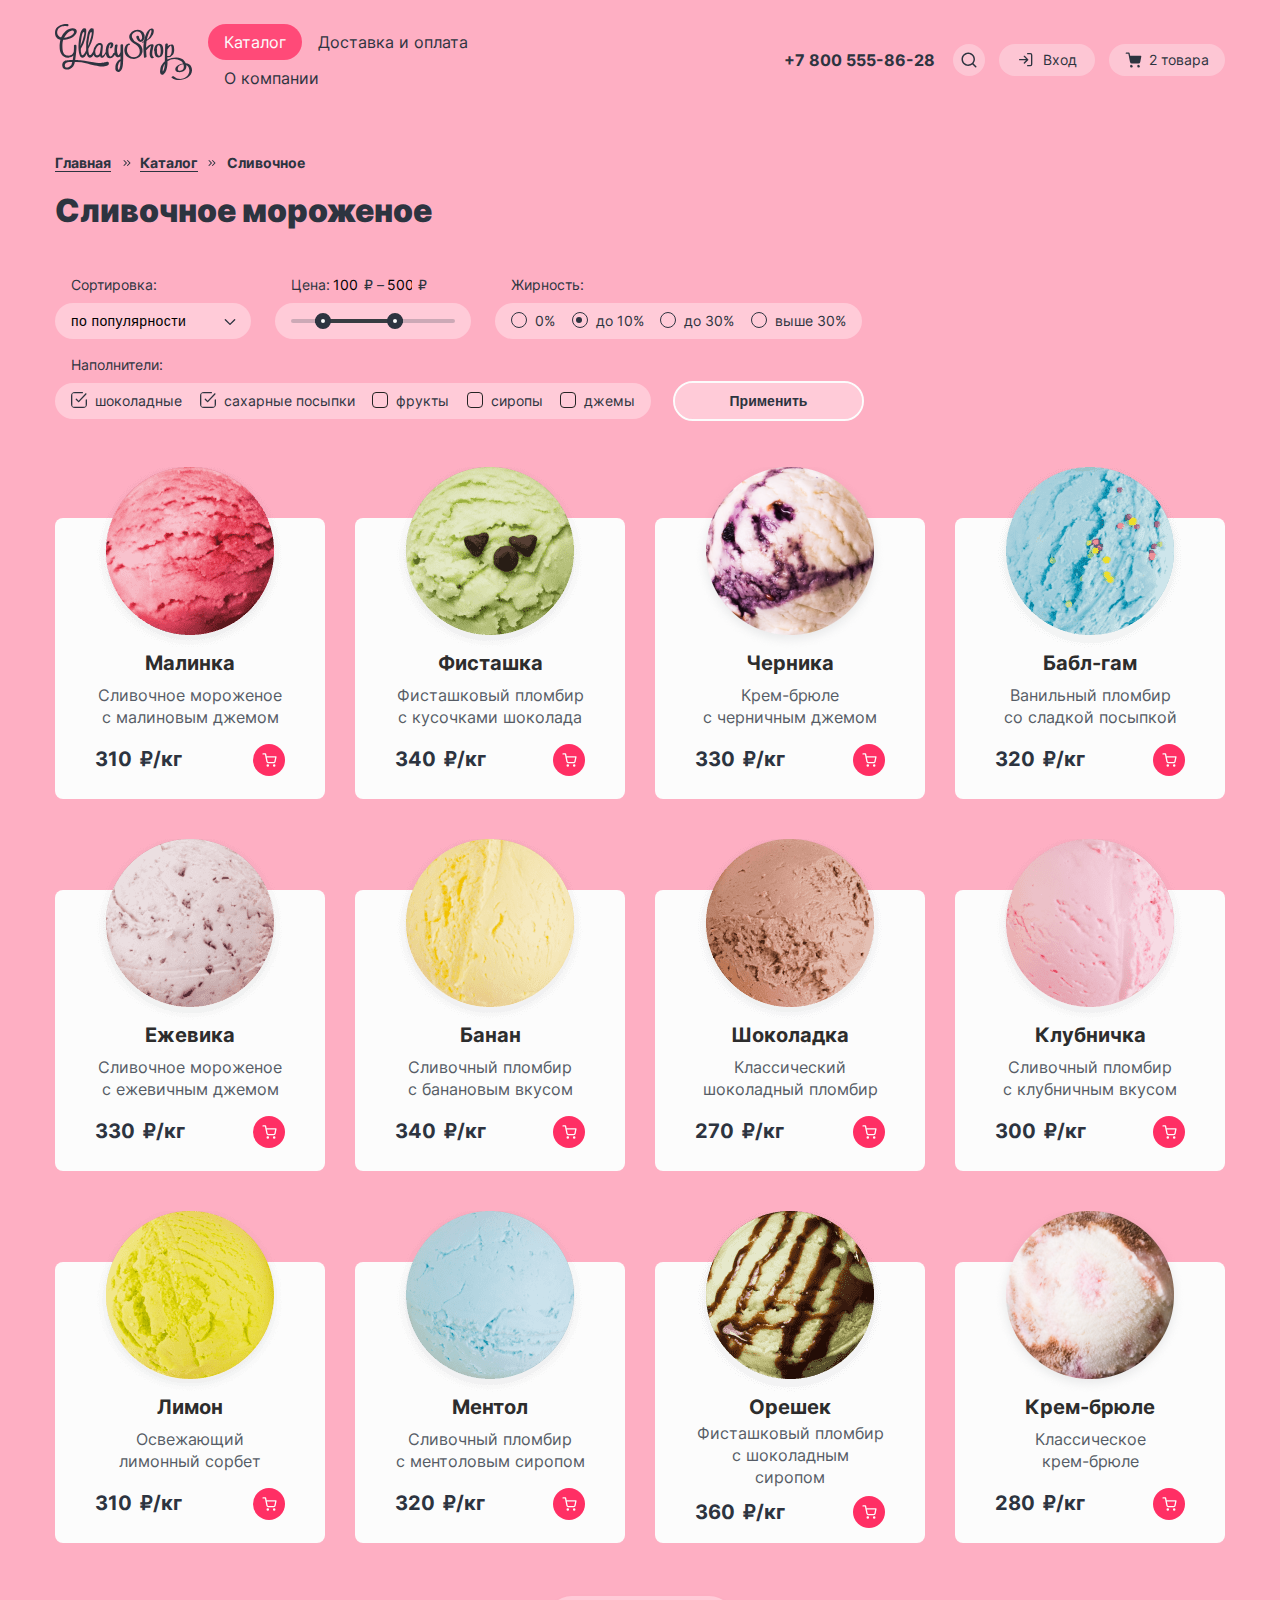
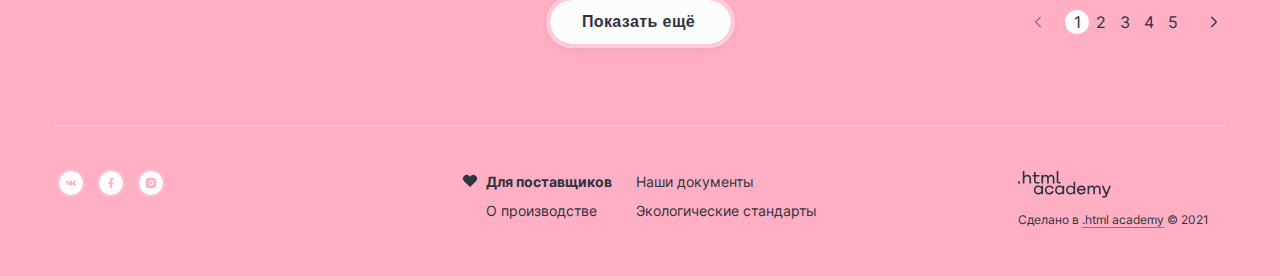
<file: catalog.html>
<!DOCTYPE html>
<html lang="ru">

<head>
  <meta charset="UTF-8">
  <meta http-equiv="X-UA-Compatible" content="IE=edge">
  <meta name="viewport" content="width=device-width, initial-scale=1.0">
  <title>Каталог магазина Глейси</title>
  <link rel="icon" type="img/png" sizes="32x32" href="./images/favicon.png">
  <link rel="stylesheet" href="styles/styles.css">
</head>

<body class="body-background-pink">
  <header class="page-header">
    <div class="container header-container">
      <a class="header-logo-link" href="index.html">
        <svg class="header-logo-image" width="137" height="56" fill="none" xmlns="http://www.w3.org/2000/svg" role="img"
          aria-label="Логотип магазина Глейси">
          <path
            d="M52.79 37.76a3.43 3.43 0 0 0-1.91.33s-2.68 2.26-15.89-.34c-9.71-1.92-14.76-1.72-14.76-1.72s1.63-11.24 1.18-14.38a.9.9 0 0 0-.3-.6.89.89 0 0 0-.63-.22c-.97 0-1.56.38-1.56.9a43 43 0 0 1-.22 6.36 5.38 5.38 0 0 1-5.5 3.53c-4.23-.3-5.12-3.37-5.5-5.47-.36-2.1-.58-7.94.53-10.33 0 0 6.38.22 10.39-3.23 4-3.45 3.75-6.44 1.86-7.71-1.9-1.28-6.34-1.06-9.75 2.09a17.41 17.41 0 0 0-4.53 6.3s-5-1.09-3.86-6.37c1.22-5.52 8.69-4.87 8.69-4.87 1.56.3 1.63.45 2.15-.08.51-.52.89-1.87-1.56-1.95C9.17-.08 1.82 1.15.42 6.07c-1.5 5.24 1.27 8.99 5 9.57 0 0-2.04 9.08.48 13.58a7.97 7.97 0 0 0 7.66 4.42c1.47 0 4.07-.83 4.8-2.02 0 0-.34 3.22-.63 4.38 0 0-6.18-.08-8.12.9-3.28 1.76-2.6 5.86-1.33 7.32 1.07 1.24 4.28 1.91 6.6.8a8.87 8.87 0 0 0 4.95-6.91 35 35 0 0 1 11.15 1.22c5.5 1.65 13.15 3.2 15.44 3.2 2.3 0 7.13-.67 7.42-2.6.16-1.27-.31-1.94-1.05-2.17ZM14.12 7.72s2.92-2.25 4.32-.85a1.94 1.94 0 0 1 .08 2.54c-.59.77-2.14 3.21-9.5 4.43 0 0 2.32-4.1 5.1-6.12Zm.24 34.97s-4.03 2.22-4.45-.79a2.86 2.86 0 0 1 1.46-3.24c.7-.35 1.66-.8 5.86-.64a5.72 5.72 0 0 1-2.87 4.67Z"
            fill="#2D3440" />
          <path
            d="M65.51 21.33v6.19c-.07.82-.33 1.6-.76 2.28a5 5 0 0 1-1.05 1.32c-.47.42-.79-.5-.96-.9-1.24-2.61-.64-6.12-.16-8.86.22-1.31-2.42-.97-2.62.2a26.7 26.7 0 0 0-.5 7.1 1.65 1.65 0 0 0-1.18.67c-.46.98-1.79 4.23-3.41 2.93-1.18-.9-1.3-3.37-1.43-4.74a14 14 0 0 1 .73-5.63c-.05.15 1.02-2.54 1.49-1.54a3.3 3.3 0 0 1-.55 2.82c-1.4 1.06.78 1.5 1.62.85 1.6-1.21 2.68-5.13-.06-5.6-3.09-.52-4.84 2.63-5.5 5.13a16.5 16.5 0 0 0-.44 4.38c-.42.76-1.87 3.18-2.71 3.6-1 .52-.98-.2-.95-.68.04-.46.48-4.63.73-7.43a5.23 5.23 0 0 0-.45-3.28c-.38-.78-3.56-2.54-6.36.75a10.75 10.75 0 0 0-2.74 6.3 34 34 0 0 1-.63 1.22c-1.34 2.47-3.02 3.51-3.62 1.8-.6-1.8-.82-3.69-.66-5.57a34.78 34.78 0 0 0 4.5-10.56c1.34-5.99 1.09-8.96.37-9.47-.73-.5-3.79-1.74-5.63 5.62a48.41 48.41 0 0 0-1.42 16.08c-.28.6-.64 1.34-1.1 2.18-1.33 2.47-3 3.51-3.6 1.8-.6-1.8-.81-3.69-.64-5.57a34.78 34.78 0 0 0 4.5-10.56c1.39-6.07 1.11-9.04.39-9.55-.72-.5-3.79-1.74-5.62 5.62s-2.2 15.4-.45 20.79c0 0 .97 3.03 2.77 2.8 1.48-.18 3.25-1.65 4.3-4.4.11.54.26 1.07.43 1.6 0 0 .96 3.03 2.76 2.8 1.22-.14 2.67-1.18 3.69-3.07.63 1.65 2 3 3.75 2.7 2.37-.43 2.86-1.73 2.86-1.73s-.04 2.14 1.48 2.14c1.36 0 2.43-.8 3.5-2.84l.7-1.34c.3 1.94 1.1 3.65 2.67 4.35 2.67 1.16 5-1.06 6.37-3.25a3.88 3.88 0 0 0 2.2 2.36 3.3 3.3 0 0 0 3.36-.84v3.16c-.49-.02-.97.11-1.38.38a10.52 10.52 0 0 0-3.73 9.46 2.92 2.92 0 0 0 1.47 2.3 2.86 2.86 0 0 0 2.72.04c2.76-1.2 3.18-5.39 3.41-7.94.56-6.14.13-12.53.13-18.69 0-1.13-2.59-.6-2.59.32ZM26.93 11.27c.62-2.39 1.19-3.34 1.78-3.34.6 0 .83.64.41 2.7-.77 3.95-2 7.8-3.64 11.46 0 0 .84-8.43 1.45-10.82Zm7.5 0c.61-2.39 1.18-3.34 1.74-3.34.55 0 .83.64.41 2.7-.41 2.06-1.78 7.75-3.64 11.46 0 0 .9-8.43 1.49-10.82Zm11.45 11.2c-.07.53-.4 3.86-.89 5.66-.48 1.8-.81 2.44-2.25 3.06-1.44.62-2.17-1.28-2.17-1.28-1.03-2.88.34-5.4 1.48-7.12 1.14-1.73 2.3-1.88 2.95-1.8a1.2 1.2 0 0 1 .9 1c.03.17.02.33-.02.49Zm19.56 16.19a16.4 16.4 0 0 1-1.4 7.02c-.63.12-.9-.11-1.1-1.12a9.73 9.73 0 0 1 0-2.92 8.11 8.11 0 0 1 2.47-4.63c.04.57.04 1.12.03 1.65Zm16.74-19.87a9.6 9.6 0 0 1-5.08-5.4c-1.14-3.43 2.6-5.96 5.58-5.8 2.98.14 4.58 3.25 4.45 6.02-.05.98-.66 3.2-1.87 2.04a5.74 5.74 0 0 1-1.39-3.26c-.17-1.09-2.76-.44-2.58.7.52 3.3 4.03 6.91 7.04 3.47A6.63 6.63 0 0 0 86 6.46a9.04 9.04 0 0 0-11.15 3.9c-2.43 4.36 2.44 8.62 5.9 10.17 5.55 3 5.75 12.63-1.62 12.7a7.38 7.38 0 0 1-6.85-5.05c-.5-1.5-.25-6.78 1.78-7.19 1.61-.31 1.18-1.8-.4-1.52-3.3.65-4.52 4.96-4.2 7.97.52 4.8 4.97 7.49 9.46 7.45a8.47 8.47 0 0 0 5.5-1.83 8.61 8.61 0 0 0 3.08-4.96 8.47 8.47 0 0 0-1-5.62c-.96-1.7-2.5-3-4.32-3.69Z"
            fill="#2D3440" />
          <path
            d="M98.73 33.07c-2.54-1.4-1.09-6.8-.7-8.88.24-1.34 1.37-3.4-.44-3.86-2.13-.52-4.66 1.52-6.49 3.47 0-2.25.17-4.5.5-6.73a13.94 13.94 0 0 0 6.39-6.64c1.16-2.34 1.72-7.19-2.2-5.77-3.55 1.26-4.77 5.4-5.89 8.71-.42 1.28-.74 2.6-.97 3.93a14 14 0 0 1-1.08.4c-1.48.46-1.29 1.26.2.8l.73-.24c-.71 5.04-.23 10.33.22 15.28 0 .49 2.67 0 2.58-.7-.2-2.21-.37-4.42-.44-6.62.22-.06.4-.18.56-.35a20.15 20.15 0 0 1 3.56-3.53l.41-.3c.6-.48.71-.49.34 0-.14.85-.32 1.7-.55 2.54-.5 2.7-1.9 7.99 1.2 9.69.66.34 3.06-.67 2.07-1.2ZM92.95 11.4c.27-.8.64-1.59.98-2.36.42-.97 1.54-4.29 2.35-2.7.65 1.27-.38 3.34-.83 4.56a10.68 10.68 0 0 1-3.56 4.76c.26-1.44.61-2.86 1.06-4.26Z"
            fill="#2D3440" />
          <path
            d="M108.3 26.77c0-2.95-.33-6.75-3.83-7.06-3.84-.35-5.34 3.7-5.4 6.73a.53.53 0 0 0 .32.51c0 2.83.67 6.53 4.01 6.47 3.72-.06 4.9-3.34 4.9-6.65Zm-4.45 4.93c-2.18-.9-1.98-4.68-1.84-6.51a.49.49 0 0 0-.21-.48c.27-1.8.96-4.49 2.55-3.15 1.26 1.1 1.29 3.73 1.35 5.25.05 1.06-.08 5.55-1.84 4.89h-.01Zm32.5 11.3c-1-2.6-3.2-3.6-5.6-3.7a10.1 10.1 0 0 0-1.01-1.88c-3.48-5.2-11.75-4.49-17.35-1.8 0-.81-.08-1.63-.11-2.45a6.46 6.46 0 0 0 5.8-2.7c1.48-2.14 1.27-5.95.68-8.36-.55-2.27-2.74-1.86-4.39-1.1-.6.28-1.16.66-1.66 1.12 0-.6.1-1.2.15-1.8.1-1.38-2.53-1.03-2.62.2-.41 5.56-.27 11.1-.4 16.66a13.26 13.26 0 0 0-4.77 10.87c0 2.04 1.72 3.6 3.56 2.14 2.57-2 3.36-5.96 3.71-9 .15-1.34.2-2.7.14-4.06a12.38 12.38 0 0 1 13.54-.1 6.23 6.23 0 0 1 2.02 2.43c-1.42.26-2.8.7-4.11 1.33-1.53.74-3.79 2.48-3.68 4.44a2.71 2.71 0 0 0 2.04 2.7.8.8 0 0 0 .25.07c5.47.9 9.54-2.36 8.76-6.95 2.67 1.46 3.66 4.86 2.71 7.78-2.13 6.56-10.32 8.03-15.09 3.64-.52-.47-2.84.52-2.43.9 6.9 6.35 24.06.48 19.86-10.38Zm-26.66-1.6a14.05 14.05 0 0 1-1.02 4.63c-.22.5-.46.97-.72 1.43 0 0-.23.06-.28-.64 0-2.52.72-4.99 2.09-7.1l-.07 1.69Zm2.78-16.05a.7.7 0 0 0 .14-.15 12.8 12.8 0 0 1 1.69-2.26c.47-.53 1-1 1.61-1.36.29.14.58.9.69 1.91.27 2.5.39 9.08-3.51 8.46-.3-.01-.6.04-.9.15 0-2.28.12-4.51.28-6.75Zm11.65 21.34h-.05c-1.5-.36-1.34-1.8-1.14-2.77.43-2.27 3.18-3.5 5.44-3.6 1.15 3.24.26 7.12-4.25 6.37Z"
            fill="#2D3440" />
        </svg>
      </a>
      <nav class="navigation">
        <ul class="navigation-list">
          <li class="navigation-item">
            <span class="visually-hidden">Переход на страницу каталога</span>
            <a class="navigation-link navigation-link-current" href="catalog.html">Каталог</a>
          </li>
          <li class="navigation-item">
            <span class="visually-hidden">Доставка и оплата</span>
            <a class="navigation-link" href="#">Доставка и оплата</a>
          </li>
          <li class="navigation-item">
            <span class="visually-hidden">О компании</span>
            <a class="navigation-link" href="#">О компании</a>
          </li>
        </ul>
      </nav>
      <a class="header-phone-link" href="tel:78005558628">
        <span class="visually-hidden">Контактный телефон</span>
        +7 800 555-86-28</a>
      <ul class="menu-user-list">
        <li class="menu-user-item">
          <a class="menu-user-link menu-user-search" href="#">
            <span class="visually-hidden">Поиск по сайту</span>
          </a>
        </li>
        <li class="menu-user-item">
          <a class="menu-user-link menu-user-login" href="#">
            <span class="visually-hidden">Вход в личный кабинет</span>
            Вход</a>
        </li>
        <li class="menu-user-item">
          <a class="menu-user-link menu-user-basket" href="#">
            <span class="visually-hidden">Корзина с товарами</span>
            <svg class="menu-user-basket-full" aria-hidden="true" focusable="false" width="18" height="18"
              viewBox="0 0 18 18" fill="none" xmlns="http://www.w3.org/2000/svg">
              <path fill-rule="evenodd" clip-rule="evenodd"
                d="M.65 2.16c0-.37.3-.67.66-.67h2.61c.32 0 .6.22.65.54l.55 2.72h10.53a.67.67 0 0 1 .66.8L15.27 11a1.97 1.97 0 0 1-1.97 1.6H6.98A1.97 1.97 0 0 1 5 11L3.92 5.57v-.05l-.55-2.7H1.31a.67.67 0 0 1-.66-.66Zm5.88 11.72a1.32 1.32 0 1 0 0 2.63 1.32 1.32 0 0 0 0-2.63Zm7.17 0a1.32 1.32 0 1 0 0 2.63 1.32 1.32 0 0 0 0-2.63Z"
                fill="#2D3440" />
            </svg>
            <span>2 товара</span>
          </a>
          <!-- для открытия поповера добавить класс popover-open в <div class="popover-cart-fill"> -->
          <div class="popover-cart-fill">
            <h2 class="cart-fill-title">Корзина</h2>
            <ul class="cart-fill-list">
              <li class="cart-fill-item">
                <div class="cart-image-wrapper">
                  <img class="cart-fill-image" src="./images/catalog/raspberries-smoll.png" alt="" width="16"
                    height="16">
                </div>
                <div class="cart-text-wrapper">
                  <h3 class="cart-fill-subtitle">Малинка</h3>
                  <p class="cart-fill-text">1 кг х 310 ₽</p>
                </div>
                <span class="cart-fill-price">310 ₽</span>
                <button class="cart-button-close">
                  <span class="visually-hidden">Удалить этот товар</span>
                </button>
              </li>
              <li class="cart-fill-item">
                <div class="cart-image-wrapper">
                  <img class="cart-fill-image" src="./images/buble-gum-smoll.png" alt="" width="16" height="16">
                </div>
                <div class="cart-text-wrapper">
                  <h3 class="cart-fill-subtitle">Бабл&#8209;гам</h3>
                  <p class="cart-fill-text">1,5 кг х 320 ₽</p>
                </div>
                <span class="cart-fill-price">480 ₽</span>
                <button class="cart-button-close">
                  <span class="visually-hidden">Удалить этот товар</span>
                </button>
              </li>
            </ul>
            <div class="oder-wrapper">
              <button class="button button-oder-cart" type="button">
                <span class="visually-hidden">Нажмите на кнопку для оформления заказа</span>
                Оформить заказ</button>
              <span class="oder-sum">Итого: 790 ₽</span>
            </div>
          </div>
        </li>
      </ul>
    </div>
  </header>
  <main class="main-catalog">
    <div class="container ">
      <section class="breadcrumbs">
        <h2 class="visually-hidden">Навигация по страницам сайта.</h2>
        <ul class="breadcrumbs-list">
          <li class="breadcrumbs-item">
            <a class="breadcrumbs-link" href="index.html">
              <span class="visually-hidden">Переход на главную страницу</span>
              Главная</a>
          </li>
          <li class="breadcrumbs-item">
            <a class="breadcrumbs-link" href="catalog.html">
              <span class="visually-hidden">Переход на страницу каталога</span>
              Каталог</a>
          </li>
          <li class="breadcrumbs-item">
            <a class="breadcrumbs-link breadcrumbs-link-current">
              <span class="visually-hidden">Страница с видами сливочного мороженного</span>
              Сливочное</a>
          </li>
        </ul>
        <h1 class="catalog-title">Сливочное мороженое</h1>
      </section>
      <section class="filter-cards">
        <h2 class="visually-hidden">Фильтр выбора товара.</h2>
        <form class="sorting-form" action="https://echo.htmlacademy.ru/" method="post">
          <fieldset class="field field-sorting">
            <legend class="sorting-text">Сортировка:</legend>
            <select class="sorting-select" name="sorting" id="sorting">
              <option value="popular">по популярности</option>
              <option value="cheap">дешёвое</option>
              <option value="expensive">дорогое</option>
            </select>
          </fieldset>
          <fieldset class="field field-range">
            <legend class="range-text">Цена:
              <input class="range-input" type="number" value="100">₽ –
              <input class="range-input" type="number" value="500">₽
            </legend>
            <div class="range-scale-wrapper">
              <div class="range-scale">
                <div class="range-bar" style="left: 24px; right: 52px;">
                  <button class="range-toggle range-toggle-min" type="button"></button>
                  <button class="range-toggle range-toggle-max" type="button"></button>
                </div>
              </div>
            </div>
          </fieldset>
          <fieldset class="field field-fat">
            <legend class="fat-text">Жирность:</legend>
            <ul class="fat-list">
              <li class="fat-item">
                <label class="control">
                  <input class="visually-hidden control-input" type="radio" name="fat" value="0%">
                  <span class="control-mark"></span>
                  <span class="control-label">0%</span>
                </label>
              </li>
              <li class="fat-item">
                <label class="control">
                  <input class="visually-hidden control-input" type="radio" name="fat" value="before-10%" checked>
                  <span class="control-mark"></span>
                  <span class="control-label">до 10%</span>
                </label>
              </li>
              <li class="fat-item">
                <label class="control">
                  <input class="visually-hidden control-input" type="radio" name="fat" value="before-30%">
                  <span class="control-mark"></span>
                  <span class="control-label">до 30%</span>
                </label>
              </li>
              <li class="fat-item">
                <label class="control">
                  <input class="visually-hidden control-input" type="radio" name="fat" value="after-30 %">
                  <span class="control-mark"></span>
                  <span class="control-label">выше 30%</span>
                </label>
              </li>
            </ul>
          </fieldset>
          <fieldset class="field field-additive">
            <legend class="additive-text">Наполнители:</legend>
            <ul class="additive-list">
              <li class="additive-item">
                <label class="control">
                  <input class="visually-hidden control-input" type="checkbox" name="choclate" value="choclate" checked>
                  <span class="control-mark"></span>
                  <span class="control-label">шоколадные</span>
                </label>
              </li>
              <li class="additive-item">
                <label class="control">
                  <input class="visually-hidden control-input" type="checkbox" name="sugar" value="sugar" checked>
                  <span class="control-mark"></span>
                  <span class="control-label">сахарные пoсыпки</span>
                </label>
              </li>
              <li class="additive-item">
                <label class="control">
                  <input class="visually-hidden control-input" type="checkbox" name="frute" value="frute">
                  <span class="control-mark"></span>
                  <span class="control-label">фрукты</span>
                </label>
              </li>
              <li class="additive-item">
                <label class="control">
                  <input class="visually-hidden control-input" type="checkbox" name="syrup" value="syrup">
                  <span class="control-mark"></span>
                  <span class="control-label">сиропы</span>
                </label>
              </li>
              <li class="additive-item">
                <label class="control">
                  <input class="visually-hidden control-input" type="checkbox" name="jam" value="jam">
                  <span class="control-mark"></span>
                  <span class="control-label">джемы</span>
                </label>
              </li>
            </ul>
          </fieldset>
          <button class="filter-button" type="submit">
            <span class="visually-hidden">Кнопка, нажмите чтобы применить фильтр</span>
            Применить</button>
        </form>
      </section>
      <section class="ice-cards ice-cards-catalog">
        <h2 class="visually-hidden">Список товаров.</h2>
        <ul class="ice-cards-list">
          <li class="ice-cards-item">
            <img class="ice-cards-image" src="./images/catalog/raspberries.png" width="270" height="184"
              alt="мороженное со вкусом малины.">
            <div class="fon">
              <h3 class="ice-cards-subtitle">
                <a href="#">Малинка</a>
              </h3>
              <p class="ice-cards-text">Сливочное мороженое с малиновым джемом</p>
              <p class="ice-cards-price">310 ₽/кг</p>
              <a class="ice-cards-link" href="#">
                <span class="visually-hidden">Корзина</span>
                <svg aria-hidden="true" focusable="false" width="15" height="14" viewBox="0 0 15 14" fill="none"
                  xmlns="http://www.w3.org/2000/svg">
                  <path fill-rule="evenodd" clip-rule="evenodd"
                    d="M1.17.25a.67.67 0 1 0 0 1.33h1.77l.47 2.34v.05l.97 4.84a1.83 1.83 0 0 0 1.82 1.46h5.62a1.83 1.83 0 0 0 1.82-1.46V8.8l.93-4.86a.67.67 0 0 0-.66-.8h-9.3L4.14.8a.67.67 0 0 0-.66-.54H1.17Zm4.52 8.3-.81-4.07h8.23l-.78 4.07a.5.5 0 0 1-.49.4H6.18a.5.5 0 0 1-.49-.4ZM4.56 12.5a1.25 1.25 0 1 1 2.49 0 1.25 1.25 0 0 1-2.5 0Zm6.37 0a1.25 1.25 0 1 1 2.5 0 1.25 1.25 0 0 1-2.5 0Z"
                    fill="#FCFCFC" />
                </svg>
              </a>
            </div>
          </li>
          <li class="ice-cards-item">
            <img class="ice-cards-image" src="./images/catalog/pistachio.png" width="270" height="184"
              alt="мороженное со вкусом фисташки.">
            <div class="fon">
              <h3 class="ice-cards-subtitle">
                <a href="#">Фисташка</a>
              </h3>
              <p class="ice-cards-text">Фисташковый пломбир с кусочками шоколада</p>
              <p class="ice-cards-price">340 ₽/кг</p>
              <a class="ice-cards-link" href="#">
                <span class="visually-hidden">Корзина</span>
                <svg aria-hidden="true" focusable="false" width="15" height="14" viewBox="0 0 15 14" fill="none"
                  xmlns="http://www.w3.org/2000/svg">
                  <path fill-rule="evenodd" clip-rule="evenodd"
                    d="M1.17.25a.67.67 0 1 0 0 1.33h1.77l.47 2.34v.05l.97 4.84a1.83 1.83 0 0 0 1.82 1.46h5.62a1.83 1.83 0 0 0 1.82-1.46V8.8l.93-4.86a.67.67 0 0 0-.66-.8h-9.3L4.14.8a.67.67 0 0 0-.66-.54H1.17Zm4.52 8.3-.81-4.07h8.23l-.78 4.07a.5.5 0 0 1-.49.4H6.18a.5.5 0 0 1-.49-.4ZM4.56 12.5a1.25 1.25 0 1 1 2.49 0 1.25 1.25 0 0 1-2.5 0Zm6.37 0a1.25 1.25 0 1 1 2.5 0 1.25 1.25 0 0 1-2.5 0Z"
                    fill="#FCFCFC" />
                </svg>
              </a>
            </div>
          </li>
          <li class="ice-cards-item">
            <img class="ice-cards-image" src="./images/catalog/blueberry.png" width="270" height="184"
              alt="мороженное со вкусом черники.">
            <div class="fon">
              <h3 class="ice-cards-subtitle">
                <a href="#">Черника</a>
              </h3>
              <p class="ice-cards-text">Крем-брюле с&nbsp;черничным джемом</p>
              <p class="ice-cards-price">330 ₽/кг</p>
              <a class="ice-cards-link" href="#">
                <span class="visually-hidden">Корзина</span>
                <svg aria-hidden="true" focusable="false" width="15" height="14" viewBox="0 0 15 14" fill="none"
                  xmlns="http://www.w3.org/2000/svg">
                  <path fill-rule="evenodd" clip-rule="evenodd"
                    d="M1.17.25a.67.67 0 1 0 0 1.33h1.77l.47 2.34v.05l.97 4.84a1.83 1.83 0 0 0 1.82 1.46h5.62a1.83 1.83 0 0 0 1.82-1.46V8.8l.93-4.86a.67.67 0 0 0-.66-.8h-9.3L4.14.8a.67.67 0 0 0-.66-.54H1.17Zm4.52 8.3-.81-4.07h8.23l-.78 4.07a.5.5 0 0 1-.49.4H6.18a.5.5 0 0 1-.49-.4ZM4.56 12.5a1.25 1.25 0 1 1 2.49 0 1.25 1.25 0 0 1-2.5 0Zm6.37 0a1.25 1.25 0 1 1 2.5 0 1.25 1.25 0 0 1-2.5 0Z"
                    fill="#FCFCFC" />
                </svg>
              </a>
            </div>
          </li>
          <li class="ice-cards-item">
            <img class="ice-cards-image" src="./images/catalog/buble-gum.png" width="270" height="184"
              alt="мороженное со вкусом бабл-гам.">
            <div class="fon">
              <h3 class="ice-cards-subtitle">
                <a href="#">Бабл-гам</a>
              </h3>
              <p class="ice-cards-text">Ванильный пломбир со&nbsp;сладкой посыпкой</p>
              <p class="ice-cards-price">320 ₽/кг</p>
              <a class="ice-cards-link" href="#">
                <span class="visually-hidden">Корзина</span>
                <svg aria-hidden="true" focusable="false" width="15" height="14" viewBox="0 0 15 14" fill="none"
                  xmlns="http://www.w3.org/2000/svg">
                  <path fill-rule="evenodd" clip-rule="evenodd"
                    d="M1.17.25a.67.67 0 1 0 0 1.33h1.77l.47 2.34v.05l.97 4.84a1.83 1.83 0 0 0 1.82 1.46h5.62a1.83 1.83 0 0 0 1.82-1.46V8.8l.93-4.86a.67.67 0 0 0-.66-.8h-9.3L4.14.8a.67.67 0 0 0-.66-.54H1.17Zm4.52 8.3-.81-4.07h8.23l-.78 4.07a.5.5 0 0 1-.49.4H6.18a.5.5 0 0 1-.49-.4ZM4.56 12.5a1.25 1.25 0 1 1 2.49 0 1.25 1.25 0 0 1-2.5 0Zm6.37 0a1.25 1.25 0 1 1 2.5 0 1.25 1.25 0 0 1-2.5 0Z"
                    fill="#FCFCFC" />
                </svg>
              </a>
            </div>
          </li>
          <li class="ice-cards-item">
            <img class="ice-cards-image" src="./images/catalog/blackberry.png" width="270" height="184"
              alt="мороженное со вкусом ежевики.">
            <div class="fon">
              <h3 class="ice-cards-subtitle">
                <a href="#">Ежевика</a>
              </h3>
              <p class="ice-cards-text">Сливочное мороженое с ежевичным джемом</p>
              <p class="ice-cards-price">330 ₽/кг</p>
              <a class="ice-cards-link" href="#">
                <span class="visually-hidden">Корзина</span>
                <svg aria-hidden="true" focusable="false" width="15" height="14" viewBox="0 0 15 14" fill="none"
                  xmlns="http://www.w3.org/2000/svg">
                  <path fill-rule="evenodd" clip-rule="evenodd"
                    d="M1.17.25a.67.67 0 1 0 0 1.33h1.77l.47 2.34v.05l.97 4.84a1.83 1.83 0 0 0 1.82 1.46h5.62a1.83 1.83 0 0 0 1.82-1.46V8.8l.93-4.86a.67.67 0 0 0-.66-.8h-9.3L4.14.8a.67.67 0 0 0-.66-.54H1.17Zm4.52 8.3-.81-4.07h8.23l-.78 4.07a.5.5 0 0 1-.49.4H6.18a.5.5 0 0 1-.49-.4ZM4.56 12.5a1.25 1.25 0 1 1 2.49 0 1.25 1.25 0 0 1-2.5 0Zm6.37 0a1.25 1.25 0 1 1 2.5 0 1.25 1.25 0 0 1-2.5 0Z"
                    fill="#FCFCFC" />
                </svg>
              </a>
            </div>
          </li>
          <li class="ice-cards-item">
            <img class="ice-cards-image" src="./images/catalog/banana.png" width="270" height="184"
              alt="мороженное со вкусом банана.">
            <div class="fon">
              <h3 class="ice-cards-subtitle">
                <a href="#">Банан</a>
              </h3>
              <p class="ice-cards-text">Сливочный пломбир с&nbsp;банановым вкусом</p>
              <p class="ice-cards-price">340 ₽/кг</p>
              <a class="ice-cards-link" href="#">
                <span class="visually-hidden">Корзина</span>
                <svg aria-hidden="true" focusable="false" width="15" height="14" viewBox="0 0 15 14" fill="none"
                  xmlns="http://www.w3.org/2000/svg">
                  <path fill-rule="evenodd" clip-rule="evenodd"
                    d="M1.17.25a.67.67 0 1 0 0 1.33h1.77l.47 2.34v.05l.97 4.84a1.83 1.83 0 0 0 1.82 1.46h5.62a1.83 1.83 0 0 0 1.82-1.46V8.8l.93-4.86a.67.67 0 0 0-.66-.8h-9.3L4.14.8a.67.67 0 0 0-.66-.54H1.17Zm4.52 8.3-.81-4.07h8.23l-.78 4.07a.5.5 0 0 1-.49.4H6.18a.5.5 0 0 1-.49-.4ZM4.56 12.5a1.25 1.25 0 1 1 2.49 0 1.25 1.25 0 0 1-2.5 0Zm6.37 0a1.25 1.25 0 1 1 2.5 0 1.25 1.25 0 0 1-2.5 0Z"
                    fill="#FCFCFC" />
                </svg>
              </a>
            </div>
          </li>
          <li class="ice-cards-item">
            <img class="ice-cards-image" src="./images/catalog/choclate.png" width="270" height="184"
              alt="мороженное со вкусом шоколада.">
            <div class="fon">
              <h3 class="ice-cards-subtitle">
                <a href="#">Шоколадка</a>
              </h3>
              <p class="ice-cards-text">Классический шоколадный пломбир</p>
              <p class="ice-cards-price">270 ₽/кг</p>
              <a class="ice-cards-link" href="#">
                <span class="visually-hidden">Корзина</span>
                <svg aria-hidden="true" focusable="false" width="15" height="14" viewBox="0 0 15 14" fill="none"
                  xmlns="http://www.w3.org/2000/svg">
                  <path fill-rule="evenodd" clip-rule="evenodd"
                    d="M1.17.25a.67.67 0 1 0 0 1.33h1.77l.47 2.34v.05l.97 4.84a1.83 1.83 0 0 0 1.82 1.46h5.62a1.83 1.83 0 0 0 1.82-1.46V8.8l.93-4.86a.67.67 0 0 0-.66-.8h-9.3L4.14.8a.67.67 0 0 0-.66-.54H1.17Zm4.52 8.3-.81-4.07h8.23l-.78 4.07a.5.5 0 0 1-.49.4H6.18a.5.5 0 0 1-.49-.4ZM4.56 12.5a1.25 1.25 0 1 1 2.49 0 1.25 1.25 0 0 1-2.5 0Zm6.37 0a1.25 1.25 0 1 1 2.5 0 1.25 1.25 0 0 1-2.5 0Z"
                    fill="#FCFCFC" />
                </svg>
              </a>
            </div>
          </li>
          <li class="ice-cards-item">
            <img class="ice-cards-image" src="./images/catalog/strawberry.png" width="270" height="184"
              alt="мороженное со вкусом клубники.">
            <div class="fon">
              <h3 class="ice-cards-subtitle">
                <a href="#">Клубничка</a>
              </h3>
              <p class="ice-cards-text">Сливочный пломбир с&nbsp;клубничным вкусом</p>
              <p class="ice-cards-price">300 ₽/кг</p>
              <a class="ice-cards-link" href="#">
                <span class="visually-hidden">Корзина</span>
                <svg aria-hidden="true" focusable="false" width="15" height="14" viewBox="0 0 15 14" fill="none"
                  xmlns="http://www.w3.org/2000/svg">
                  <path fill-rule="evenodd" clip-rule="evenodd"
                    d="M1.17.25a.67.67 0 1 0 0 1.33h1.77l.47 2.34v.05l.97 4.84a1.83 1.83 0 0 0 1.82 1.46h5.62a1.83 1.83 0 0 0 1.82-1.46V8.8l.93-4.86a.67.67 0 0 0-.66-.8h-9.3L4.14.8a.67.67 0 0 0-.66-.54H1.17Zm4.52 8.3-.81-4.07h8.23l-.78 4.07a.5.5 0 0 1-.49.4H6.18a.5.5 0 0 1-.49-.4ZM4.56 12.5a1.25 1.25 0 1 1 2.49 0 1.25 1.25 0 0 1-2.5 0Zm6.37 0a1.25 1.25 0 1 1 2.5 0 1.25 1.25 0 0 1-2.5 0Z"
                    fill="#FCFCFC" />
                </svg>
              </a>
            </div>
          </li>
          <li class="ice-cards-item">
            <img class="ice-cards-image" src="./images/catalog/lemon.png" width="270" height="184"
              alt="мороженное со вкусом лимона.">
            <div class="fon">
              <h3 class="ice-cards-subtitle">
                <a href="#">Лимон</a>
              </h3>
              <p class="ice-cards-text">Освежающий лимонный сорбет</p>
              <p class="ice-cards-price">310 ₽/кг</p>
              <a class="ice-cards-link" href="#">
                <span class="visually-hidden">Корзина</span>
                <svg aria-hidden="true" focusable="false" width="15" height="14" viewBox="0 0 15 14" fill="none"
                  xmlns="http://www.w3.org/2000/svg">
                  <path fill-rule="evenodd" clip-rule="evenodd"
                    d="M1.17.25a.67.67 0 1 0 0 1.33h1.77l.47 2.34v.05l.97 4.84a1.83 1.83 0 0 0 1.82 1.46h5.62a1.83 1.83 0 0 0 1.82-1.46V8.8l.93-4.86a.67.67 0 0 0-.66-.8h-9.3L4.14.8a.67.67 0 0 0-.66-.54H1.17Zm4.52 8.3-.81-4.07h8.23l-.78 4.07a.5.5 0 0 1-.49.4H6.18a.5.5 0 0 1-.49-.4ZM4.56 12.5a1.25 1.25 0 1 1 2.49 0 1.25 1.25 0 0 1-2.5 0Zm6.37 0a1.25 1.25 0 1 1 2.5 0 1.25 1.25 0 0 1-2.5 0Z"
                    fill="#FCFCFC" />
                </svg>
              </a>
            </div>
          </li>
          <li class="ice-cards-item">
            <img class="ice-cards-image" src="./images/catalog/menthol.png" width="270" height="184"
              alt="мороженное со вкусом ментола.">
            <div class="fon">
              <h3 class="ice-cards-subtitle">
                <a href="#">Ментол</a>
              </h3>
              <p class="ice-cards-text">Сливочный пломбир с&nbsp;ментоловым сиропом</p>
              <p class="ice-cards-price">320 ₽/кг</p>
              <a class="ice-cards-link" href="#">
                <span class="visually-hidden">Корзина</span>
                <svg aria-hidden="true" focusable="false" width="15" height="14" viewBox="0 0 15 14" fill="none"
                  xmlns="http://www.w3.org/2000/svg">
                  <path fill-rule="evenodd" clip-rule="evenodd"
                    d="M1.17.25a.67.67 0 1 0 0 1.33h1.77l.47 2.34v.05l.97 4.84a1.83 1.83 0 0 0 1.82 1.46h5.62a1.83 1.83 0 0 0 1.82-1.46V8.8l.93-4.86a.67.67 0 0 0-.66-.8h-9.3L4.14.8a.67.67 0 0 0-.66-.54H1.17Zm4.52 8.3-.81-4.07h8.23l-.78 4.07a.5.5 0 0 1-.49.4H6.18a.5.5 0 0 1-.49-.4ZM4.56 12.5a1.25 1.25 0 1 1 2.49 0 1.25 1.25 0 0 1-2.5 0Zm6.37 0a1.25 1.25 0 1 1 2.5 0 1.25 1.25 0 0 1-2.5 0Z"
                    fill="#FCFCFC" />
                </svg>
              </a>
            </div>
          </li>
          <li class="ice-cards-item">
            <img class="ice-cards-image" src="./images/catalog/nut.png" width="270" height="184"
              alt="мороженное со вкусом фисташки с шоколадным сиропом.">
            <div class="fon">
              <h3 class="ice-cards-subtitle">
                <a href="#">Орешек</a>
              </h3>
              <p class="ice-cards-text">Фисташковый пломбир с шоколадным сиропом</p>
              <p class="ice-cards-price">360 ₽/кг</p>
              <a class="ice-cards-link" href="#">
                <span class="visually-hidden">Корзина</span>
                <svg aria-hidden="true" focusable="false" width="15" height="14" viewBox="0 0 15 14" fill="none"
                  xmlns="http://www.w3.org/2000/svg">
                  <path fill-rule="evenodd" clip-rule="evenodd"
                    d="M1.17.25a.67.67 0 1 0 0 1.33h1.77l.47 2.34v.05l.97 4.84a1.83 1.83 0 0 0 1.82 1.46h5.62a1.83 1.83 0 0 0 1.82-1.46V8.8l.93-4.86a.67.67 0 0 0-.66-.8h-9.3L4.14.8a.67.67 0 0 0-.66-.54H1.17Zm4.52 8.3-.81-4.07h8.23l-.78 4.07a.5.5 0 0 1-.49.4H6.18a.5.5 0 0 1-.49-.4ZM4.56 12.5a1.25 1.25 0 1 1 2.49 0 1.25 1.25 0 0 1-2.5 0Zm6.37 0a1.25 1.25 0 1 1 2.5 0 1.25 1.25 0 0 1-2.5 0Z"
                    fill="#FCFCFC" />
                </svg>
              </a>
            </div>
          </li>
          <li class="ice-cards-item">
            <img class="ice-cards-image" src="./images/catalog/cream-brule.png" width="270" height="184"
              alt="мороженное со вкусом крем-брюле.">
            <div class="fon">
              <h3 class="ice-cards-subtitle">
                <a href="#">Крем-брюле</a>
              </h3>
              <p class="ice-cards-text">Классическое<br>крем-брюле</p>
              <p class="ice-cards-price">280 ₽/кг</p>
              <a class="ice-cards-link" href="#">
                <span class="visually-hidden">Корзина</span>
                <svg aria-hidden="true" focusable="false" width="15" height="14" viewBox="0 0 15 14" fill="none"
                  xmlns="http://www.w3.org/2000/svg">
                  <path fill-rule="evenodd" clip-rule="evenodd"
                    d="M1.17.25a.67.67 0 1 0 0 1.33h1.77l.47 2.34v.05l.97 4.84a1.83 1.83 0 0 0 1.82 1.46h5.62a1.83 1.83 0 0 0 1.82-1.46V8.8l.93-4.86a.67.67 0 0 0-.66-.8h-9.3L4.14.8a.67.67 0 0 0-.66-.54H1.17Zm4.52 8.3-.81-4.07h8.23l-.78 4.07a.5.5 0 0 1-.49.4H6.18a.5.5 0 0 1-.49-.4ZM4.56 12.5a1.25 1.25 0 1 1 2.49 0 1.25 1.25 0 0 1-2.5 0Zm6.37 0a1.25 1.25 0 1 1 2.5 0 1.25 1.25 0 0 1-2.5 0Z"
                    fill="#FCFCFC" />
                </svg>
              </a>
            </div>
          </li>
        </ul>
        <div class="button-pagination-box">
          <button class="button ice-button-show-more" type="button">Показать ещё</button>
          <ul class="ice-pagination-list">
            <li class="ice-pagination-item">
              <a class="ice-pagination-link ice-pagination-prev ice-pagination-disabled" href="#">
                <span class="visually-hidden">Предыдущая страница</span>
                <svg class="pagination-prev-image" aria-hidden="true" focusable="false" width="16" height="16"
                  viewBox="0 0 16 16" fill="none" xmlns="http://www.w3.org/2000/svg">
                  <path fill-rule="evenodd" clip-rule="evenodd"
                    d="M9.8033 3.8051a.665.665 0 1 0-.9405-.9404l-4.668 4.668a.665.665 0 0 0-.0026.938l.0035.0035 4.6681 4.6681a.665.665 0 1 0 .9405-.9405L5.6054 8.003l4.1978-4.1979Z"
                    fill="#2D3440" />
                </svg>
              </a>
            </li>
            <li class="ice-pagination-item ice-pagination-current">
              <a class="ice-pagination-link" href="#">
                <span class="visually-hidden">Первая страница</span>
                1</a>
            </li>
            <li class="ice-pagination-item">
              <a class="ice-pagination-link" href="#">
                <span class="visually-hidden">Вторая страница</span>
                2</a>
            </li>
            <li class="ice-pagination-item">
              <a class="ice-pagination-link" href="#">
                <span class="visually-hidden">Третья страница</span>
                3</a>
            </li>
            <li class="ice-pagination-item">
              <a class="ice-pagination-link" href="#">
                <span class="visually-hidden">Четвертая страница</span>
                4</a>
            </li>
            <li class="ice-pagination-item">
              <a class="ice-pagination-link" href="#">
                <span class="visually-hidden">Пятая страница</span>
                5</a>
            </li>
            <li class="ice-pagination-item">
              <a class="ice-pagination-link ice-pagination-next" href="#">
                <span class="visually-hidden">Следующая страница</span>
                <svg class="pagination-next-image" aria-hidden="true" focusable="false" width="16" height="16"
                  viewBox="0 0 16 16" fill="none" xmlns="http://www.w3.org/2000/svg">
                  <path fill-rule="evenodd" clip-rule="evenodd"
                    d="M9.8033 3.8051a.665.665 0 1 0-.9405-.9404l-4.668 4.668a.665.665 0 0 0-.0026.938l.0035.0035 4.6681 4.6681a.665.665 0 1 0 .9405-.9405L5.6054 8.003l4.1978-4.1979Z"
                    fill="#2D3440" />
                </svg>
              </a>
            </li>
          </ul>
        </div>
      </section>
    </div>
  </main>
  <footer class="page-footer">
    <div class="container footer-container footer-container-catalog">
      <section class="social-footer">
        <h2 class="visually-hidden">Мы в социальных сетях.</h2>
        <ul class="social-list">
          <li class="social-item">
            <a class="social-link social-vk" href="https://vk.com/htmlacademy">
              <span class="visually-hidden">Вконтакте.</span>
            </a>
          </li>
          <li class="social-item">
            <a class="social-link social-fb" href="https://www.facebook.com/htmlacademy">
              <span class="visually-hidden">Фейсбук.</span>
            </a>
          </li>
          <li class="social-item">
            <a class="social-link social-instagram" href="https://www.instagram.com/htmlacademy/">
              <span class="visually-hidden">Инстаграм.</span>
            </a>
          </li>
        </ul>
      </section>
      <section class="documents-info">
        <h2 class="visually-hidden">Информация для клиентов.</h2>
        <ul class="documents-list">
          <li class="documents-item">
            <a class="documents-link documents-link-current" href="#">
              <span class="visually-hidden">Информация для поставщиков</span>
              Для поставщиков</a>
          </li>
          <li class="documents-item">
            <a class="documents-link" href="#">
              <span class="visually-hidden">Наши документы</span>
              Наши документы</a>
          </li>
          <li class="documents-item">
            <a class="documents-link" href="#">
              <span class="visually-hidden">О производстве</span>
              О производстве</a>
          </li>
          <li class="documents-item">
            <a class="documents-link" href="#">
              <span class="visually-hidden">Экологические стандарты</span>
              Экологические стандарты</a>
          </li>
        </ul>
      </section>
      <section class="about-site">
        <h2 class="visually-hidden">Сайт сделан html academy.</h2>
        <a class="logo-htmlacademy-link" href="https://htmlacademy.ru/">
          <span class="visually-hidden">Ссылка на сайт htmlacademy</span>
          <img class="logo-htmlacademy-image" src="images/svg/logo_htmlacademy.svg" width="93" height="27"
            alt="логотип htmlacademy.">
        </a>
        <p class="copyright-htmlacademy">Сделано в
          <a class="htmlacademy-link" href="https://htmlacademy.ru/">
            <span class="visually-hidden">Ссылка на сайт htmlacademy</span>
            .html academy</a>
          © 2021
        </p>
      </section>
    </div>
  </footer>
</body>

</html>
</file>
<file: styles/styles.css>
@font-face {
  font-family: "Inter";
  font-style: normal;
  font-weight: 400;
  src: url("../fonts/inter-400.woff2") format("woff2");
  font-display: swap;
}

@font-face {
  font-family: "Inter";
  font-style: normal;
  font-weight: 700;
  src: url("../fonts/inter-700.woff2") format("woff2");
  font-display: swap;
}

@font-face {
  font-family: "Inter";
  font-style: normal;
  font-weight: 900;
  src: url("../fonts/inter-900.woff2") format("woff2");
  font-display: swap;
}

html {
  height: 100%;
}

body {
  display: flex;
  flex-direction: column;
  margin: 0;
  min-width: 1250px;
  min-height: 100%;

  font-family: "Inter", "Arial", sans-serif;
  font-style: normal;
  font-weight: 400;
  color: #2d3440;
}

.body-background-pink {
  background-color: #feafc3;
}

.body-background-blue {
  background-color: #69a9ff;
}

.body-background-yellow {
  background-color: #fcc850;
}

.visually-hidden {
  position: absolute;
  width: 1px;
  height: 1px;

  margin: -1px;
  padding: 0;

  border: 0;
  clip: rect(0 0 0 0);
  overflow: hidden;
}

.container {
  width: 1250px;
  margin: 0 auto;
  padding-left: 40px;
  padding-right: 40px;

  box-sizing: border-box;
}

.button {
  padding: 12px 32px;

  font-size: 16px;
  line-height: 20px;
  font-weight: 700;
  color: #fcfcfc;

  border: none;
  border-radius: 26px;
  box-shadow: 0 4px 12px rgba(45, 52, 64, 0.1);
  outline: 4px solid rgba(255, 47, 100, 0.3);
  background-color: #ff2f64;

  cursor: pointer;
}


input[type="text"],
input[type="tel"],
input[type="email"],
input[type="password"] {
  height: 48px;
  padding: 14px 16px;

  font-size: 16px;
  line-height: 20px;
  color: #2d3440;

  background: #ffffff;
  box-sizing: border-box;
  border-radius: 4px;
  border: 1px solid #b9b9b9;
  outline: none;

  cursor: pointer;
}

input[type="text"]::placeholder,
input[type="tel"]::placeholder,
input[type="email"]::placeholder,
input[type="password"]::placeholder {
  font-size: 16px;
  line-height: 20px;
  color: #b9b9b9;
}

input[type="text"]:hover,
input[type="tel"]:hover,
input[type="email"]:hover,
input[type="password"]:hover {
  border: 1px solid #2d3440;
}

input[type="text"]:focus,
input[type="tel"]:focus,
input[type="email"]:focus,
input[type="password"]:focus {
  border: 2px solid #2d3440;
}

input[type="text"]:disabled,
input[type="tel"]:disabled,
input[type="email"]:disabled,
input[type="password"]:disabled {
  background: #e7e7e7;
  border: 1px solid #b9b9b9;

  cursor: default;
}

input[type="text"]::placeholder:disabled,
input[type="tel"]::placeholder:disabled,
input[type="email"]::placeholder:disabled,
input[type="password"]::placeholder:disabled {
  color: rgba(45, 52, 64, 0.65);

  cursor: default;
}

input.error {
  background: #ffffff;
  border: 1px solid #ea5454;
}

input.error:hover {
  border: 2px solid #ea5454;
}

.page-header {
  font-size: 16px;
  line-height: 20px;
  color: #2d3440;
}

.header-container {
  display: flex;
  align-items: center;
  padding-top: 24px;
  padding-bottom: 25px;
}

.header-logo-link {
  display: block;
  margin-right: 16px;

  align-self: flex-start;
}

.header-logo-image {
  display: block;
  width: 137px;
}

.navigation {
  width: 400px;
  margin-right: auto;
}

.navigation-list {
  display: flex;
  flex-wrap: wrap;
  width: 400px;
  margin: 0;
  padding: 0;

  list-style: none;
}

.navigation-item {
  position: relative;
  border-radius: 26px;
}

.navigation-link {
  display: block;
  padding: 8px 16px;

  color: #2d3440;

  text-decoration: none;
  border-radius: 26px;
}

.navigation-link:hover {
  background-color: rgba(252, 252, 252, 0.5);
}

.navigation-link:focus {
  color: #2d3440;

  outline: 2px solid #2d3440;
  outline-offset: -2px;
  background-color: rgba(252, 252, 252, 0.5);
}

.navigation-link:focus:not(:focus-visible) {
  outline: none;
}

.navigation-link:focus-visible {
  outline: 2px solid #2d3440;
  outline-offset: -2px;
  background-color: rgba(252, 252, 252, 0.5);
}

.navigation-link:active {
  outline: none;
  background-color: #fcfcfc;
}

.navigation-link-current {
  color: #fcfcfc;
  background-color: #ff4a78;
  border-radius: 26px;
}

.popover-catalog {
  position: absolute;
  top: 44px;
  left: 0;

  display: none;
  min-width: 138px;
  padding: 16px 0;

  background-color: #fcfcfc;
  border-radius: 6px;

  box-sizing: border-box;
  filter: drop-shadow(0 8px 16px rgba(45, 52, 64, 0.12));
}

.popover-catalog-list {
  display: flex;
  flex-direction: column;
  margin: 0;
  padding: 0;

  list-style: none;
}

.popover-catalog-item {
  cursor: pointer;
}

.popover-catalog-item:hover {
  background-color: #ffcbd8;
}

.popover-catalog-item:active {
  background-color: #ff7799;
}

.popover-catalog-link {
  display: block;
  margin: 0;
  padding: 8px 0;
  padding-left: 16px;

  font-size: 14px;
  color: #2d3440;

  text-decoration: none;
}

.popover-catalog-link-new {
  position: relative;

  padding-top: 0;
  padding-bottom: 16px;

  font-size: 14px;
  font-weight: 700;
}

.popover-catalog-link-new::after {
  position: absolute;
  top: 35px;
  left: 15px;

  height: 1px;
  width: 106px;

  background-color: #b9b9b9;
  content: "";
}

.header-phone-link {
  margin-right: 18px;

  font-size: 16px;
  line-height: 20px;
  color: #2d3440;
  font-weight: 700;

  text-decoration: none;
}

.menu-user-list {
  display: flex;
  flex-wrap: wrap;
  margin: 0;
  padding: 0;
  padding-top: 8px;

  max-width: 400px;

  list-style: none;
}

.menu-user-item {
  position: relative;
  margin-right: 14px;
}

.menu-user-item:last-of-type {
  margin-right: 0;
}

.menu-user-link {
  display: block;
  margin-top: -8px;

  font-size: 14px;
  color: #2d3440;

  background-color: rgba(252, 252, 252, 0.3);

  text-decoration: none;
}

.menu-user-link:hover {
  background-color: rgba(252, 252, 252, 0.5);
}

.menu-user-link:focus {
  outline: 2px solid #2d3440;
  outline-offset: -2px;
  background-color: rgba(252, 252, 252, 0.5);
}

.menu-user-link:focus:not(:focus-visible) {
  outline: none;
}

.menu-user-link:focus-visible {
  outline: 2px solid #2d3440;
  outline-offset: -2px;
  background-color: rgba(252, 252, 252, 0.5);
}

.menu-user-link:active {
  background-color: #fcfcfc;
}

.menu-user-search {
  width: 32px;
  height: 32px;

  border-radius: 50%;
  background-image: url("../images/svg/search.svg");
  background-size: 18px 18px;
  background-repeat: no-repeat;
  background-position: center;
}

.popover-search {
  position: absolute;
  top: 40px;
  right: 0;

  display: none;
  width: 356px;
  min-height: 96px;
  padding: 24px 16px;

  background: #fcfcfc;
  border-radius: 4px;
  box-sizing: border-box;

  z-index: 1;
}

.popover-search-input {
  position: relative;

  width: 100%;

  background: #ffffff;
  box-sizing: border-box;
  border-radius: 4px;
  border: 1px solid #b9b9b9;
}

.popover-search-input:placeholder-shown + .popover-search-button-clean {
  display: none;
}

.popover-search-button-clean {
  position: absolute;
  right: 30px;
  top: 40px;

  width: 16px;
  height: 16px;
  padding: 0;

  border: none;
  background: transparent;
  background-image: url("../images/svg/cross.svg");
  opacity: 0.5;

  cursor: pointer;
}

.popover-search-button-clean:hover {
  opacity: 1;
}

.menu-user-login {
  display: flex;
  justify-content: center;
  align-items: center;
  min-width: 90px;
  min-height: 32px;
  padding: 6px 18px;

  box-sizing: border-box;
  border-radius: 20px;
}

.menu-user-login::before {
  width: 18px;
  height: 18px;
  margin-right: 8px;

  background-image: url("../images/svg/log-in.svg");
  background-repeat: no-repeat;
  background-position: center;

  content: "";
}

.popover-login {
  position: absolute;
  top: 40px;
  right: 0;

  display: none;
  width: 420px;
  padding: 48px 48px 52px;

  background-color: #fcfcfc;
  border-radius: 4px;
  box-sizing: border-box;

  filter: drop-shadow(0 15px 40px rgba(45, 52, 64, 0.12));
  z-index: 2;
}

.popover-login-title {
  width: 200px;
  margin: 0;
  margin-top: 5px;
  margin-bottom: 21px;
}

.popover-login-form {
  display: grid;
  grid-template-columns: 113px auto;
  row-gap: 16px;
}

.popover-login-email {
  grid-column: 1/-1;
  min-height: 48px;
}

.popover-login-password {
  grid-column: 1/-1;
  height: 48px;
  margin-bottom: 16px;
}

.popover-button-login {
  grid-column: 1/2;
  width: 113px;
}

.link-login-wrapper {
  grid-column: 2/-1;
  margin-left: 23px;
}

.link-login {
  display: block;
  width: 113px;

  font-size: 14px;
  line-height: 20px;
  color: #2d3440;

  border-bottom: 1px solid #2d3440;
  text-decoration: none;
}

.link-login-reg {
  width: 90px;
}

.menu-user-basket {
  display: flex;
  justify-content: space-between;
  align-items: center;
  min-width: 97px;
  min-height: 32px;
  padding: 6px 16px;

  border-radius: 20px;
  box-sizing: border-box;
}

.menu-user-basket-full {
  margin-right: 6px;
}

/* поповер для  пустой корзины */
.popover-cart {
  position: absolute;
  top: 40px;
  right: 0;

  display: none;
  width: 288px;
  padding: 19px 20px;

  background-color: #fcfcfc;
  border-radius: 4px;
  box-sizing: border-box;

  z-index: 2;
}

.popover-content-cart {
  right: 0;
  top: 40px;
}

.popover-content-cart-title {
  width: 192px;
  margin: 29px auto;

  font-size: 24px;
  line-height: 30px;
  text-align: center;
}

/* поповер для корзины с товарами */
.popover-cart-fill {
  position: absolute;
  top: 40px;
  right: 0;

  display: none;
  width: 441px;
  padding: 48px;

  background-color: #fcfcfc;
  border-radius: 4px;
  box-sizing: border-box;

  z-index: 2;
}

.cart-fill-title {
  margin: 0;
  margin-top: 6px;
  margin-bottom: 36px;
}

.cart-fill-list {
  display: grid;
  grid-template-columns: auto;
  grid-row-gap: 24px;
  margin: 0;
  margin-bottom: 31px;
  padding: 0;
  padding-bottom: 32px;

  border-bottom: 1px solid #e7e7e7;

  list-style-type: none;
}

.cart-fill-item {
  display: flex;
  align-items: center;
}

.cart-image-wrapper {
  width: 46px;
  height: 46px;
  margin-right: 16px;

  object-fit: cover;
  object-position: center;
}

.cart-fill-image {
  display: block;
  width: 46px;
  height: 46px;
}

.cart-text-wrapper {
  width: 164px;
}

.cart-fill-subtitle {
  margin: 0;
  margin-bottom: 4px;

  font-size: 18px;
  line-height: 22px;
}

.cart-fill-text {
  margin: 0;

  font-size: 14px;
  color: #b9b9b9;
}

.cart-fill-price {
  width: 100px;
  margin: 0;
  margin-right: auto;

  font-weight: 700;
  font-size: 18px;
  line-height: 22px;
  color: #2d3440;
}

.cart-button-close {
  grid-column: 4/5;
  width: 16px;
  height: 16px;

  background-image: url("../images/svg/cross.svg");
  border: none;
  background-color: transparent;

  cursor: pointer;
}

.oder-wrapper {
  display: flex;
}

.button-oder-cart {
  width: 198px;
  margin-right: auto;
}

.button-oder-cart:hover {
  color: #2d3440;

  background: rgba(252, 252, 252, 0.3);
  outline: 4px solid #ff2f64;
}

.button-oder-cart:focus-visible {
  background: #ff2f64;
  box-shadow: 0 4px 12px rgba(45, 52, 64, 0.1);
  outline: 2px solid #2d3440;
}

.button-oder-cart:disabled {
  color: #565c66;

  background: #b9b9b9;
  outline: 4px solid rgba(185, 185, 185, 0.3);

  cursor: default;
}

.oder-sum {
  align-self: center;
  margin-top: 3px;
  margin-right: 3px;

  font-size: 18px;
  line-height: 22px;
  font-weight: 700;
}

.main-index {
  padding-top: 21px;
  padding-bottom: 48px;
  flex-grow: 1;
}

/* slider */

.slider {
  min-height: 526px;
  box-sizing: border-box;
}

.slider-wrapper {
  display: flex;
  padding-left: 70px;
}

.slider-wrapper-close {
  display: none;
}

.slider-wrapper-text {
  display: flex;
  flex-direction: column;
  width: 470px;
  margin-top: 114px;
}

.slider-wrapper-image {
  position: relative;

  width: 609px;
  margin-left: auto;
}

.slider-button {
  position: absolute;
  z-index: 1;

  height: 38px;
  width: 38px;
  padding: 0;

  border: 2px solid #fcfcfc;
  box-sizing: border-box;
  background-color: rgba(252, 252, 252, 0.3);
  border-radius: 26px;

  cursor: pointer;
}

.slider-button:hover {
  background-color: #fcfcfc;
}

.slider-button:hover svg {
  fill: #2d3440;
}

.slider-button:focus-visible {
  outline: none;
  background-color: rgba(252, 252, 252, 0.3);
  border: 2px solid #2d3440;
}

.slider-button:focus-visible svg {
  fill: #2d3440;
}

.slider-button:disabled {
  background-color: rgba(252, 252, 252, 0.3);
  border: 2px solid rgba(252, 252, 252, 0.3);
  opacity: 0.4;

  cursor: default;
}

.slider-button:disabled:hover svg {
  fill: #fcfcfc;
  opacity: 0.7;
}

.slider-button:active {
  background: rgba(252, 252, 252, 0.3);
  border: 2px solid #fcfcfc;
}

.slider-button-prev {
  top: 236px;
  left: -19px;
}

.slider-button-next {
  top: 236px;
  left: 293px;
}

.slider-button-next svg {
  transform: rotate(180deg);
}

.slider-list {
  display: flex;
  align-items: center;
  margin: 0;
  padding: 0;
  list-style: none;
}

.slider-item {
  position: relative;
}

.slider-item img {
  display: block;
  margin: 0 auto;

  object-fit: cover;
}

.slider-big {
  margin-right: 62px;
}

.slider-big img {
  width: 306px;
  height: 507px;
}

.slider-big::before {
  position: absolute;
  top: 100px;
  z-index: -1;

  width: 312px;
  height: 312px;

  background-color: rgba(255, 255, 255, 0.3);
  border-radius: 50%;

  content: "";
}

.slider-smoll-1 {
  position: relative;

  width: 100px;
  height: 150px;
  margin-right: 41px;
}

.slider-smoll-1::before {
  position: absolute;
  top: 28px;
  left: 0;

  width: 100px;
  height: 100px;

  background-color: rgba(255, 255, 255, 0.2);
  border-radius: 50%;

  content: "";
}

.slider-smoll-1 img,
.slider-smoll-2 img {
  width: 66px;
  height: 150px;
}

.slider-smoll-2 {
  position: relative;

  width: 100px;
  height: 150px;
}

.slider-smoll-2::before {
  position: absolute;
  top: 28px;
  left: 0;

  width: 100px;
  height: 100px;

  background-color: rgba(255, 255, 255, 0.2);
  border-radius: 50%;

  content: "";
}

.slider-subtitle {
  margin: 0;
  margin-bottom: 25px;

  font-size: 36px;
  line-height: 46px;
  font-weight: 900;
}

.slider-text {
  margin: 0;
  margin-bottom: 47px;

  font-size: 18px;
  line-height: 24px;
}

.slider-link-oder {
  align-self: flex-start;
  width: 139px;

  color: #2d3440;

  background-color: #fcfcfc;
  outline: 4px solid rgba(252, 252, 252, 0.4);
}

.slider-link-oder:hover {
  background-color: rgba(252, 252, 252, 0.4);
  outline: 4px solid #fcfcfc;
  box-shadow: 0 4px 15px rgba(133, 133, 133, 0.15);
}

.slider-link-oder:focus-visible {
  background-color: #fcfcfc;
  box-shadow: 0 4px 12px rgba(45, 52, 64, 0.1);
  outline: 2px solid #2d3440;
}

.slider-link-oder:disabled {
  background-color: #e7e7e7;
  outline: 4px solid rgba(252, 252, 252, 0.4);
  color: #b9b9b9;
}

.slider-pagination {
  display: flex;
  margin-bottom: 80px;
}

.slider-pagination-list {
  display: flex;
  justify-content: space-between;
  align-items: flex-end;
  margin: 0;
  margin-right: auto;
  padding: 0;

  width: 52px;

  list-style: none;
}

.slider-pagination-link {
  display: block;
  width: 12px;
  height: 12px;

  border-radius: 50%;
  background-color: rgba(252, 252, 252, 0.3);
}

.slider-pagination-link:hover {
  background: rgba(252, 252, 252, 0.3);
  box-sizing: border-box;
  border: 1px solid #fcfcfc;
}

.slider-pagination-link:focus {
  background: rgba(252, 252, 252, 0.3);
  border: 1px solid #2d3440;
  box-sizing: border-box;
  outline: none;
}

.slider-pagination-link-current {
  background-color: #fcfcfc;
}

.social-list {
  display: flex;
  justify-content: space-between;
  margin: 0;
  padding: 0;

  width: 104px;

  list-style: none;
}

.social-link {
  display: block;
  width: 24px;
  height: 24px;

  border-radius: 50%;
  outline: 2px solid rgba(252, 252, 252, 0.2);
}

.social-link:hover {
  background-color: #2d3440;
}

.social-link:focus-visible {
  outline: 2px solid #2d3440;
  outline-offset: 0;
  background-color: #2d3440;
}

.social-vk {
  background-image: url("../images/svg/vk.svg");
  background-repeat: no-repeat;
  background-position: center;
}


.social-fb {
  background-image: url("../images/svg/fb.svg");
  background-repeat: no-repeat;
  background-position: center;
}

.social-instagram {
  background-image: url("../images/svg/inst.svg");
  background-repeat: no-repeat;
  background-position: center;
}

/* present */

.present {
  margin-bottom: 81px;
}

.present-title {
  width: 443px;
  margin: 0 auto;
  margin-bottom: 56px;
  margin-top: 81px;

  font-size: 32px;
  line-height: 46px;
  font-weight: 900;
  text-align: center;
}

.present-box-general {
  display: flex;
  justify-content: space-between;
}

.present-box-1 {
  display: flex;
  width: 570px;
  min-height: 268px;
  padding-left: 40px;

  box-sizing: border-box;
  border-radius: 16px;
  background-color: #ff7799;
}

.present-box-2 {
  display: flex;
  width: 570px;
  min-height: 268px;
  padding-left: 40px;

  border-radius: 16px;
  box-sizing: border-box;
  background-color: #ff7799;
}

.present-box-discription {
  width: 322px;
  padding: 40px 0;
}

.present-box-image {
  display: flex;
  justify-content: center;
  align-items: flex-end;

  width: 181px;
}

.present-image-malina {
  margin-left: 24px;
}

.present-image-zefir {
  margin-left: -11px;
}

.present-subtitle {
  margin: 0;
  margin-bottom: 16px;

  font-weight: 700;
  font-size: 24px;
  line-height: 30px;
}

.present-text {
  /* width: 321px; */
  margin: 0;
  margin-bottom: 32px;

  font-size: 16px;
  line-height: 22px;
}

.present-button-oder {
  width: 176px;
  color: #2d3440;

  background-color: #fcfcfc;
  outline: 4px solid rgba(252, 252, 252, 0.4);
}

.present-button-oder:hover {
  background-color: rgba(252, 252, 252, 0.4);
  outline: 4px solid #fcfcfc;
  box-shadow: 0 4px 15px rgba(133, 133, 133, 0.15);
}

.present-button-oder:focus-visible {
  background: #fcfcfc;
  box-shadow: 0 4px 12px rgba(45, 52, 64, 0.1);
  outline: 2px solid #2d3440;
}

.present-button-oder:disabled {
  background-color: #e7e7e7;
  outline: 4px solid rgba(252, 252, 252, 0.4);
  color: #b9b9b9;

  cursor: default;
}

/* ice-cards */

.ice-cards {
  margin-bottom: 80px;
}

.ice-cards-catalog {
  margin-bottom: 0;
}

.ice-cards-title {
  width: 527px;
  margin: 0 auto;
  margin-bottom: 55px;

  font-size: 32px;
  line-height: 46px;
  font-weight: 900;
  text-align: center;
}

.ice-cards-list {
  display: grid;
  grid-template-columns: repeat(4, 270px);
  column-gap: 30px;
  row-gap: 40px;
  margin: 0;
  margin-bottom: 16px;
  padding: 0;

  list-style: none;
}

.ice-cards-item {
  display: grid;
  grid-template-columns: 270px;
  grid-template-rows: 51px 133px auto;
  width: 270px;
}

.fon {
  display: grid;
  grid-column: 1;
  grid-row: 2/-1;
  grid-template-columns: 40px 158px 32px 40px;
  grid-template-rows: 133px repeat(4, auto);
  width: 270px;
  min-height: 281px;

  background-color: #fcfcfc;
  border-radius: 8px;
}

.ice-cards-image {
  grid-column: 1;
  grid-row: 1/3;
  z-index: 1;
}

.ice-cards-subtitle {
  margin: 0;
  margin-bottom: -5px;
  font-weight: bold;
  font-size: 20px;
  line-height: 24px;
  text-align: center;
  grid-column: 2/-2;
  grid-row: 2/3;
}

.ice-cards-subtitle a {
  text-decoration: none;
  color: #2d2d2d;
}

.ice-cards-text {
  grid-column: 2/-2;
  grid-row: 3/4;
  margin: 0;

  padding-top: 3px;

  font-size: 16px;
  line-height: 22px;
  text-align: center;
  color: #565c66;
}

.ice-cards-price {
  grid-column: 2/3;
  grid-row: 4/5;
  align-self: center;
  margin: 0;
  margin-bottom: 8px;

  font-size: 20px;
  font-weight: bold;
  line-height: 24px;
  word-spacing: 3px;
}

.ice-cards-link {
  grid-column: 3/4;
  grid-row: 4/5;
  display: flex;
  justify-content: center;
  align-items: center;
  align-self: center;
  width: 32px;
  height: 32px;
  margin-bottom: 7px;

  border-radius: 50%;
  background-color: #ff2f64;

  text-decoration: none;
}

.ice-cards-link:hover {
  background: rgba(252, 252, 252, 0.3);
  box-sizing: border-box;
  border: 2px solid #ff2f64;
}

.ice-cards-link:hover svg path {
  fill: #2d3440;
}

.ice-cards-link:focus-visible {
  background: #ff2f64;
  box-sizing: border-box;
  border: 2px solid #2d3440;
  outline: none;
}

.ice-cards-link:active {
  outline: none;
}

.ice-cards-link-disabled {
  outline: none;
  background-color: #b9b9b9;

  cursor: default;
  pointer-events: none;
}

/* advantages */

.advantages {
  display: flex;
  min-height: 480px;
  margin-bottom: 80px;
  padding: 24px;

  background-color: #ffffff;
  background-image: url("../images/advantages.jpg");
  border-radius: 16px;
  box-sizing: border-box;
}

.advantages-box {
  width: 1122px;
  min-height: 432px;
  padding: 56px 40px;

  border-radius: 16px;
  box-sizing: border-box;
  background-color: #ffffff;
}

.advantages-list {
  display: grid;
  grid-template-columns: 505px 505px;
  gap: 40px 32px;
  margin: 0;
  padding: 0;

  list-style: none;
}

.advantages-item {
  display: grid;
  grid-template-columns: 48px auto;
  column-gap: 16px;
}

.advantages-decor-ice::before {
  width: 48px;
  height: 48px;

  background-repeat: no-repeat;
  background-image: url("../images/svg/ice-cream.svg");
  background-size: 32px 32px;
  background-position: center;
  border: 2px solid #3d4042;
  border-radius: 100%;
  box-sizing: border-box;

  content: "";
}

.advantages-decor-cow::before {
  width: 48px;
  height: 48px;

  background-repeat: no-repeat;
  background-image: url("../images/svg/cow.svg");
  background-size: 32px 32px;
  background-position: center;
  box-sizing: border-box;
  border: 2px solid #3d4042;
  border-radius: 100%;

  content: "";
}

.advantages-decor-leaf::before {
  width: 48px;
  height: 48px;

  background-repeat: no-repeat;
  background-image: url("../images/svg/leaf.svg");
  background-size: 32px 32px;
  background-position: center;
  box-sizing: border-box;
  border: 2px solid #3d4042;
  border-radius: 100%;

  content: "";
}

.advantages-decor-thermometr::before {
  width: 48px;
  height: 48px;

  background-repeat: no-repeat;
  background-image: url("../images/svg/thermometer.svg");
  background-size: 32px 32px;
  background-position: center;
  box-sizing: border-box;
  border: 2px solid #3d4042;
  border-radius: 100%;

  content: "";
}

.advantages-subtitle {
  margin: 0;
  margin-bottom: 56px;

  font-size: 32px;
  line-height: 46px;
  font-weight: 900;
  text-align: center;
}

.advantages-description {
  margin: 0;

  font-size: 16px;
  line-height: 22px;
  color: #565c66;
}

/* news-subscribe-box */

.news-subscribe-box {
  display: flex;
  justify-content: space-between;
  width: 1170px;
  margin: 0 auto;
  margin-bottom: 76px;
}

.news-blog {
  min-height: 220px;
  width: 570px;
  padding-top: 34px;
  padding-bottom: 34px;
  padding-left: 32px;

  border-radius: 16px;
  background-color: #ffffff;
  background-image: url("../images/blog.jpg");
  background-repeat: no-repeat;
  background-size: cover;
  box-sizing: border-box;
}

.news-blog-title {
  margin: 0;
  margin-bottom: 12px;

  font-size: 16px;
  line-height: 20px;
  color: #565c66;
}

.news-blog-link {
  color: #2d3440;
  text-decoration: none;
}

.news-blog-subtitle {
  width: 303px;
  margin: 0;

  font-weight: bold;
  font-size: 24px;
  line-height: 30px;
}

.subscribe {
  width: 570px;
  padding: 6px;

  border-radius: 16px;
  box-sizing: border-box;
  background-image: url("../images/subscribe.png");
  background-repeat: no-repeat;
  background-size: cover;
}

.subscribe-box {
  width: 558px;
  min-height: 208px;
  padding: 26px;

  box-sizing: border-box;
  border-radius: 16px;
  background-color: #fcfcfc;
}

.subscribe-form {
  display: grid;
  grid-template-columns: 332px 156px;
  column-gap: 20px;
}

.subscribe-text {
  grid-column: 1/-1;
  margin: 0;
  margin-bottom: 42px;

  font-size: 16px;
  line-height: 22px;
  color: #565c66;
}

.subscribe-form-email {
  grid-column: 1/2;
  margin: 0;
}

.subscribe-form-email input {
  width: 100%;
}

.subscribe-button-submit {
  grid-column: 2/3;
}

.subscribe-button-submit:hover {
  color: #2d2d2d;

  background: rgba(252, 252, 252, 0.3);
  outline: 4px solid #ff2f64;
  border: none;
}

.subscribe-button-submit:focus-visible {
  background-color: #ff2f64;
  box-shadow: 0 4px 12px rgba(45, 52, 64, 0.1);
  outline: 2px solid #2d3440;
  border: none;
}

.subscribe-button-submit:disabled {
  background: #b9b9b9;
  outline: 4px solid rgba(185, 185, 185, 0.3);
  color: #565c66;
  cursor: default;
}

/* delivery */

.delivery {
  display: flex;
  justify-content: space-between;
  min-height: 534px;
  margin-bottom: 80px;
  padding: 64px 64px 64px 100px;

  background-color: #ffffff;
  background-image: url("../images/delivery.jpg");
  background-repeat: no-repeat;
  background-size: cover;
  border-radius: 16px;
  box-sizing: border-box;
}

.delivery-text-wrapper {
  width: 371px;
  margin-top: 103px;
}

.delivery-title {
  margin: 0;
  margin-bottom: 24px;

  font-weight: 900;
  font-size: 32px;
  line-height: 46px;
}

.delivery-text {
  grid-column: 1/-1;
  margin: 0;
  margin-bottom: 33px;

  font-size: 16px;
  line-height: 22px;
  color: #565c66;
}

.delivery-form {
  /* position: relative; */

  display: grid;
  grid-template-columns: 117px 287px;
  grid-template-rows: repeat(4, min-content);
  column-gap: 16px;
  padding: 40px;
  width: 500px;
  min-height: 406px;

  background-color: #fcfcfc;
  border-radius: 8px;
  box-sizing: border-box;
}

label {
  cursor: pointer;
}

.field-group {
  display: flex;
  flex-direction: column;
  margin: 0;
}

.delivery-form-date {
  grid-column: 1/2;
  margin-bottom: 20px;
}

.delivery-info-wrapper {
  display: flex;
  align-items: center;
  margin-bottom: 8px;
}

.delivery-info-wrapper label {
  display: block;
  margin-right: 4px;

  font-weight: bold;
  line-height: 20px;
  font-size: 16px;
}

.delivery-info {
  width: 14px;
  height: 14px;

  border: none;
  background-color: transparent;
}

.delivery-info-date {
  background-image: url("../images/svg/info.svg");
  background-repeat: no-repeat;
  background-position: center;

  cursor: pointer;
}

.delivery-info-address {
  position: relative;
  background-image: url("../images/svg/info.svg");
  background-repeat: no-repeat;
  background-position: center;

  cursor: pointer;
}

.delivery-info-address::after {
  position: absolute;
  top: -15px;
  left: 15px;

  display: block;
  width: 187px;
  height: 70px;

  background-image: url("../images/svg/tooltip.svg");
  background-repeat: no-repeat;
  background-position: center;
}

.delivery-info-address:hover::after {
  content: "";
}

.delivery-form-tel {
  grid-column: 2/3;
}


.delivery-form-address {
  grid-column: 1/-1;
  margin-bottom: 32px;
}

.delivery-button-submit {
  grid-column: 1/-1;
  width: 152px;
  margin: 0 auto;
}

.delivery-button-submit:hover {
  background: rgba(252, 252, 252, 0.3);
  outline: 4px solid #ff2f64;
  color: #2d2d2d;
  border: none;
}

.delivery-button-submit:focus-visible {
  background-color: #ff2f64;
  box-shadow: 0 4px 12px rgba(45, 52, 64, 0.1);
  outline: 2px solid #2d3440;
  border: none;
}

.delivery-button-submit:disabled {
  background: #b9b9b9;
  outline: 4px solid rgba(185, 185, 185, 0.3);
  color: #565c66;
  cursor: default;
}

/* contacts */

.contacts {
  width: 1170px;
  min-height: 492px;
  padding: 64px;

  box-sizing: border-box;
  background-color: #ffffff;
  background-image: url("../images/contacts.jpg");
  background-repeat: no-repeat;
  background-size: cover;
  background-position: center;
  border-radius: 16px;
}

.contacts-box {
  width: 343px;
  padding: 40px;

  box-sizing: border-box;
  border-radius: 8px;
  background-color: #fcfcfc;
  box-shadow: 0 8px 16px rgba(45, 52, 64, 0.12);
}

.contacts-subtitle {
  margin: 0;
  margin-bottom: 12px;

  font-size: 16px;
  line-height: 22px;
  font-weight: normal;
  color: #565c66;
}

.contacts-address-text {
  margin: 0;
  margin-bottom: 24px;

  font-style: normal;
  font-size: 20px;
  line-height: 24px;
  font-weight: bold;
}

.contacts-phone {
  margin: 0;

  font-size: 20px;
  line-height: 24px;
  font-weight: bold;
}

.contacts-schedule {
  margin: 0;
  margin-bottom: 33px;

  font-size: 14px;
  line-height: 20px;
  color: #565c66;
}

.contacts-button-feedback:hover {
  background: rgba(252, 252, 252, 0.3);
  outline: 4px solid #ff2f64;
  color: #2d2d2d;
  border: none;
}

.contacts-button-feedback:focus-visible {
  background-color: #ff2f64;
  box-shadow: 0 4px 12px rgba(45, 52, 64, 0.1);
  outline: 2px solid #2d3440;
  border: none;
}

.contacts-button-feedback:disabled {
  background: #b9b9b9;
  outline: 4px solid rgba(185, 185, 185, 0.3);
  color: #565c66;
  cursor: default;
}

/* footer */

.footer-container {
  display: flex;
  padding-bottom: 48px;

  box-sizing: border-box;
}

.footer-container-catalog {
  position: relative;
  padding-top: 46px;
}

.footer-container-catalog::before {
  position: absolute;
  top: 0;
  left: 40px;
  right: 40px;
  content: "";
  height: 1px;
  background-color: rgba(252, 252, 252, 0.3);
}

.social-footer {
  margin-right: 323px;
  margin-left: 4px;
}

.documents-info {
  margin-right: auto;
}

.documents-list {
  display: grid;
  grid-template-columns: 126px 182px;
  column-gap: 24px;
  row-gap: 8px;
  margin: 0;
  padding: 0;
  width: 356px;

  list-style: none;
}

.documents-link {
  font-size: 14px;
  line-height: 20px;
  color: #2d3440;

  text-decoration: none;
}

.documents-link-current {
  position: relative;
  font-weight: bold;
}

.documents-link-current::before {
  position: absolute;
  top: 0;
  left: -24px;
  width: 16px;
  height: 16px;

  background-image: url("../images/svg/heart-fill.svg");
  background-repeat: no-repeat;
  background-position: center;
  background-size: 16px 16px;

  content: "";
}

.about-site {
  width: 193px;
  margin-right: 14px;
}

.logo-htmlacademy-image {
  width: 93px;
  height: 27px;
  margin-bottom: 10px;
}

.copyright-htmlacademy {
  font-size: 12px;
  line-height: 16px;
  margin: 0;
}

.htmlacademy-link {
  color: #2d3440;
  border-bottom: 1px solid rgba(45, 52, 64, 0.5);
  text-decoration: none;
}

/* стили для каталога */
.main-catalog {
  padding: 31px 0 40px;
}

.breadcrumbs {
  margin-bottom: 41px;
}

.breadcrumbs-list {
  display: flex;
  margin: 0;
  margin-bottom: 15px;
  padding: 0;

  list-style: none;
}

.breadcrumbs-item {
  position: relative;
  margin-right: 29px;
}

.breadcrumbs-item::after {
  position: absolute;
  top: 23%;
  left: 66px;
  width: 12px;
  height: 12px;

  background-image: url("../images/svg/chevrons-right.svg");

  content: "";
}

.breadcrumbs-item:last-child::after {
  content: none;
}


.breadcrumbs-link {
  font-size: 14px;
  line-height: 20px;
  font-weight: 700;
  color: #2d3440;

  border-bottom: 1px solid #2d3440;
  text-decoration: none;
}

.breadcrumbs-link-current {
  border-bottom: none;
}

.catalog-title {
  margin: 0;

  font-size: 32px;
  line-height: 46px;
  font-weight: 900;
  color: #2d3440;
}

.filter-cards {
  width: 811px;
  margin-bottom: 48px;
}

.sorting-form {
  display: flex;
  flex-wrap: wrap;

  font-size: 14px;
  line-height: 20px;
}

.field {
  margin: 0;
  padding: 0;

  border: none;
}

.field-sorting {
  width: 196px;
  margin-right: 24px;
  margin-bottom: 16px;
}

.sorting-text {
  margin-bottom: 8px;
  padding: 0;
  padding-left: 16px;
}

.sorting-select {
  width: 196px;
  height: 36px;
  padding: 0;
  padding-left: 16px;

  font-size: 14px;
  line-height: 20px;
  letter-spacing: 0.4px;

  background-color: #ffcbd8;
  border: none;
  border-radius: 20px;
  box-sizing: border-box;
  background-image: url("../images/svg/arrow-down.svg");
  background-repeat: no-repeat;
  background-position: right 13px center;

  appearance: none;
  cursor: pointer;
}

.sorting-select:hover {
  background-color: rgba(252, 252, 252, 0.5);
  border-radius: 20px;
}

.sorting-select:focus-visible {
  outline: 1px solid #fcfcfc;
  outline-offset: -1px;
}

.field-range {
  width: 196px;
  margin-right: 24px;
}

.range-input {
  width: 25px;
  padding: 0;
  margin-left: -1px;
  margin-right: 6px;

  font: inherit;
  text-align: center;

  background-color: transparent;
  border: none;

  appearance: textfield;
}

.range-input::-webkit-outer-spin-button,
.range-input::-webkit-inner-spin-button {
  margin: 0;
  appearance: none;
}

.range-scale-wrapper {
  display: flex;
  align-items: center;
  justify-content: center;
  min-height: 36px;
  margin: 0;
  padding: 0 8px;

  border-radius: 20px;
  background-color: #ffcbd8;

  list-style: none;
  overflow: auto;
}

.range-scale {
  position: relative;
  width: 164px;
  height: 4px;

  background-color: rgba(86, 92, 102, 0.3);
  border-radius: 6px;
}

.range-bar {
  position: absolute;

  height: 4px;
  margin: 0 auto;

  background-color: #373c41;
}

.range-toggle {
  position: absolute;

  padding: 0;
  width: 16px;
  height: 16px;

  border-radius: 50%;
  background-color: #fcfcfc;
  border: 6px solid #2d3440;
  box-sizing: border-box;

  cursor: pointer;
}

.range-toggle:hover {
  background-color: #2d3440;
  border: 6px solid #fcfcfc;
}

.range-toggle:focus-visible {
  background-color: #2d3440;
  border: 6px solid #fcfcfc;
  outline: 2px solid #2d3440;
}

.range-toggle:active {
  background-color: #2d3440;
  border: none;
  outline-offset: -1px;
}

.range-toggle-min {
  left: 0;
  top: -6px;
}

.range-toggle-max {
  right: 0;
  top: -6px;
}

.range-text {
  padding: 0;
  padding-left: 16px;
  margin-bottom: 8px;
}

.range {
  width: 196px;
  height: 36px;
  background-color: #ffcbd8;
  border-radius: 20px;
}

.field-fat {
  width: 367px;
}

.fat-text {
  margin-bottom: 8px;
  padding-left: 16px;
}

.fat-list {
  display: flex;
  align-items: center;
  justify-content: space-between;
  min-height: 36px;
  margin: 0;
  padding: 0 16px;

  border-radius: 20px;
  background-color: #ffcbd8;

  list-style: none;
}

.control-input[type="radio"] + .control-mark {
  border-color: #2d3440;
  border-radius: 50%;
  box-sizing: border-box;
  border-width: 1.5px;
}

.control-input[type="radio"]:hover + .control-mark {
  border-color: #fcfcfc;
}

.control-input[type="radio"]:focus-visible + .control-mark {
  border-color: #fcfcfc;
}

.control-input[type="radio"]:disabled + .control-mark {
  border-color: #2d3440;
  opacity: 0.7;
}

.control-input[type="radio"]:checked + .control-mark::before {
  position: absolute;
  top: 27%;
  left: 27%;

  width: 6px;
  height: 6px;

  background-color: #2d3440;
  border-radius: 50%;

  content: "";
}

.control-input[type="radio"]:checked:hover + .control-mark::before {
  background-color: #fcfcfc;
}

.control-input[type="radio"]:checked:disabled + .control-mark::before {
  border-color: #2d3440;
  opacity: 0.7;
}

.control-input[type="radio"]:checked:disabled:hover + .control-mark::before {
  background-color: #2d3440;
}

.field-additive {
  width: 596px;
  margin-right: 24px;
}

.additive-text {
  margin-bottom: 8px;
  padding-left: 16px;
}

.additive-list {
  display: flex;
  justify-content: space-between;
  align-items: center;
  margin: 0;
  padding: 0 16px;
  min-height: 36px;

  border-radius: 20px;
  background-color: #ffcbd8;

  list-style: none;
}

.control {
  position: relative;
  display: block;
  cursor: pointer;
}

.control-mark {
  position: absolute;
  top: 1px;
  left: 0;

  width: 16px;
  height: 16px;

  border: 1.5px solid #242424;
  border-radius: 4px;
  box-sizing: border-box;
}

.control:hover .control-mark {
  border-color: #fcfcfc;
}

.control-input:disabled + .control-mark {
  border-color: rgba(252, 252, 252, 0.4);
}

.control-input:focus-visible + .control-mark {
  border-color: rgba(252, 252, 252, 0.4);
}

.control-input[type="checkbox"]:checked + .control-mark {
  background-image: url("../images/svg/checkbox-checked.svg");
  background-repeat: no-repeat;
  background-position: center;
  border: none;
}

.control-input[type="checkbox"]:checked:hover + .control-mark {
  background-image: url("../images/svg/chackbox-ckecked-white.svg");
  background-repeat: no-repeat;
  background-position: center;
  border: none;
}

.control-input[type="checkbox"]:checked:focus-visible + .control-mark {
  background-image: url("../images/svg/chackbox-ckecked-white.svg");
  background-repeat: no-repeat;
  background-position: center;
  border: none;
}

.control-input[type="checkbox"]:checked:disabled + .control-mark {
  background-image: url("../images/svg/checkbox-checked.svg");
  background-repeat: no-repeat;
  background-position: center;
  border: none;
  opacity: 0.4;
}

.control-input[type="checkbox"]:checked:disabled:hover + .control-mark {
  cursor: default;
}

.control-input:checked:disabled:hover + .control-label {
  cursor: default;
}

.control-label {
  padding-left: 24px;
}

.filter-button {
  align-self: end;
  width: 187px;
  min-height: 36px;
  padding: 0;

  font-size: 14px;
  line-height: 20px;
  font-weight: bold;
  color: #2d3440;

  outline: 2px solid #fcfcfc;
  border-radius: 20px;
  border: none;
  background-color: #ffcbd8;

  cursor: pointer;
}

.filter-button:hover {
  background: #fcfcfc;
  outline: 2px solid rgba(252, 252, 252, 0.3);
}

.filter-button:focus-visible {
  background: rgba(252, 252, 252, 0.3);
  outline: 2px solid #2d3440;
}

.filter-button:disabled {
  background: #e7e7e7;
  border: 4px solid rgba(252, 252, 252, 0.4);
}


.button-pagination-box {
  display: flex;
  align-items: center;
  padding: 41px 0;
}

.ice-pagination-list {
  display: flex;
  justify-content: center;
  margin: 0;
  padding: 0;

  list-style: none;
}

.ice-pagination-link {
  display: flex;
  justify-content: center;
  align-items: center;
  width: 24px;
  height: 24px;

  font-size: 16px;
  line-height: 20px;
  color: #2d3440;

  text-decoration: none;
}

.ice-pagination-link:hover:not(.ice-pagination-disabled) {
  background-color: rgba(252, 252, 252, 0.3);
  box-sizing: border-box;
  border: 1px solid #fcfcfc;
  border-radius: 50%;
}

.ice-pagination-link:focus-visible:not(.ice-pagination-disabled) {
  background-color: rgba(252, 252, 252, 0.3);
  border: 1px solid #2d3440;
  box-sizing: border-box;
  border-radius: 50%;
  outline: none;
}

.ice-button-show-more {
  width: 181px;
  margin-left: 495px;
  margin-right: auto;
  padding-left: 28px;

  color: #2d3440;
  letter-spacing: 0.4px;

  background-color: #fcfcfc;
  outline: 4px solid #ffcbd8;
}

.ice-button-show-more:hover {
  background: rgba(252, 252, 252, 0.4);
  box-shadow: 0 4px 15px rgba(133, 133, 133, 0.15);
  outline: 4px solid #fcfcfc;
}

.ice-button-show-more:focus-visible {
  background: #fcfcfc;
  outline: 2px solid #2d3440;
  box-shadow: 0 4px 12px rgba(45, 52, 64, 0.1);
}

.ice-button-show-more:disabled {
  background: #e7e7e7;
  outline: 4px solid rgba(252, 252, 252, 0.4);
}

.ice-pagination-current {
  background-color: #fcfcfc;
  border-radius: 50%;
}

.ice-pagination-prev {
  margin-right: 14px;
}

.ice-pagination-disabled {
  opacity: 0.5;
  outline: none;
  cursor: default;
}

.ice-pagination-next {
  margin-left: 16px;
}

.pagination-next-image {
  transform: rotate(180deg);
}

.popover-open {
  display: block;
}

.modal-container {
  display: none;
  position: fixed;
  z-index: 1;
  top: 0;
  left: 0;
  width: 100%;
  height: 100%;

  background-color: rgba(45, 52, 64, 0.3);
}

.modal {
  position: relative;

  margin: auto;
  width: 570px;
  min-height: 545px;
  padding: 64px;

  box-sizing: border-box;
  background-color: #fcfcfc;
  border-radius: 8px;
  box-shadow: 0 15px 40px rgba(45, 52, 64, 0.12);
}

.modal-close-button {
  position: absolute;
  top: 16px;
  right: 16px;

  width: 52px;
  min-height: 52px;
  padding: 0;

  background-color: transparent;
  border: none;
  background-image: url("../images/svg/cross.svg");
  background-size: 20px;
  background-repeat: no-repeat;
  background-position: center;

  cursor: pointer;
}

.modal-content-title {
  margin: 0;
  margin-bottom: 32px;

  font-size: 24px;
  line-height: 30px;
  font-weight: 700;
  color: #2d3440;
}

.modal-content-form {
  display: flex;
  flex-direction: column;
}

.input-auth-text {
  margin-bottom: 16px;
  color: #2d3440;
  background-color: #ffffff;
}

.input-auth-email {
  margin-bottom: 16px;
  color: #2d2d2d;
  background-color: #ffffff;
}

.textarea-auth {
  height: 149px;
  margin-bottom: 36px;
  padding: 14px 16px;

  font-size: 16px;
  line-height: 20px;
  font-weight: 400;
  color: #2d3440;

  border-radius: 4px;
  border: 1px solid #b9b9b9;

  resize: none;
}

.textarea-auth::placeholder {
  color: #b9b9b9;
}

.textarea-auth:hover {
  border: 1px solid #2d3440;
}

.modal-auth-button {
  width: 152px;
  margin-left: auto;
}

.modal-auth-button:hover {
  background: rgba(252, 252, 252, 0.3);
  outline: 4px solid #ff2f64;
  color: #2d3440;
}

.modal-auth-button:focus-visible {
  background: #ff2f64;
  box-shadow: 0 4px 12px rgba(45, 52, 64, 0.1);
  outline: 2px solid #2d3440;
}

.modal-auth-button:disabled {
  background: #b9b9b9;
  outline: 4px solid rgba(185, 185, 185, 0.3);
  cursor: default;
}

.modal-auth-button:disabled:hover {
  color: #fcfcfc;
}

.modal-container-open {
  display: block;
}

.menu-link-popover {
  background-color: #fcfcfc;
}

.popover-link-selected {
  background-color: #ff4a78;
}
</file>
